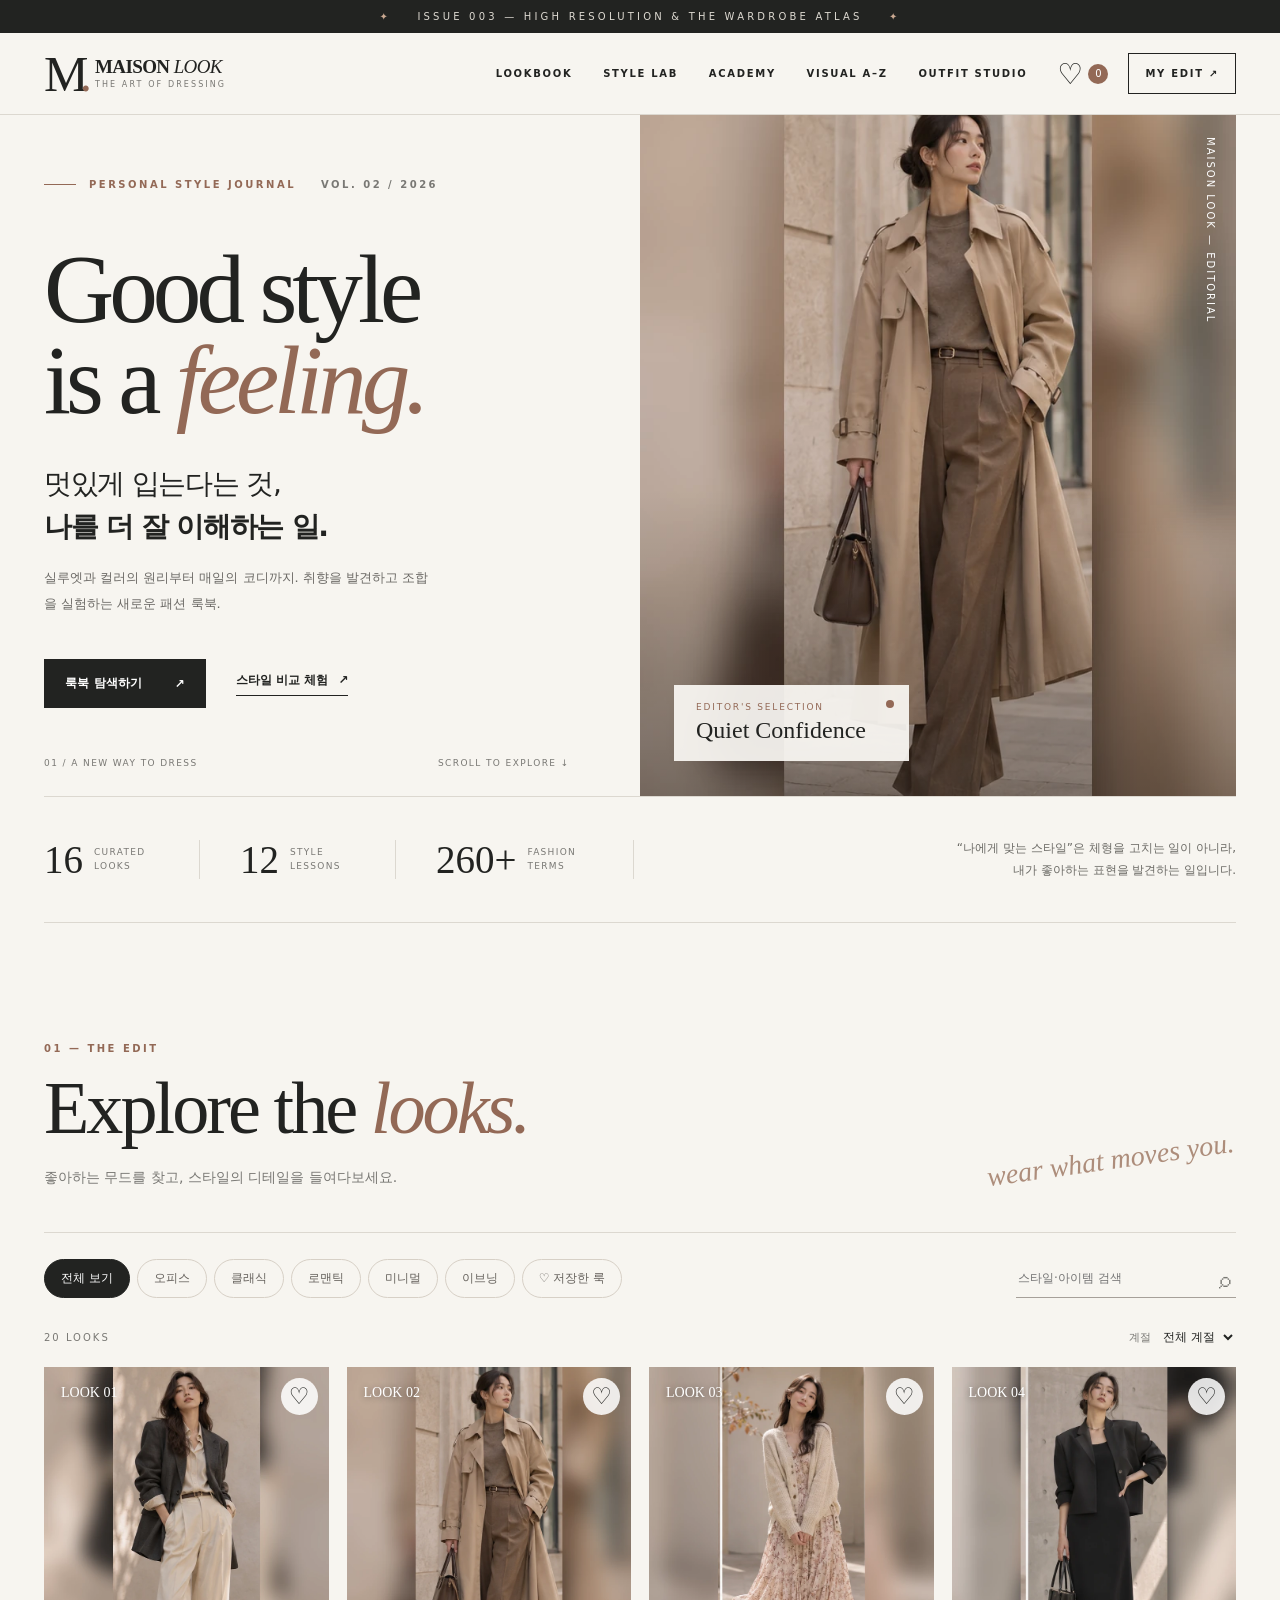
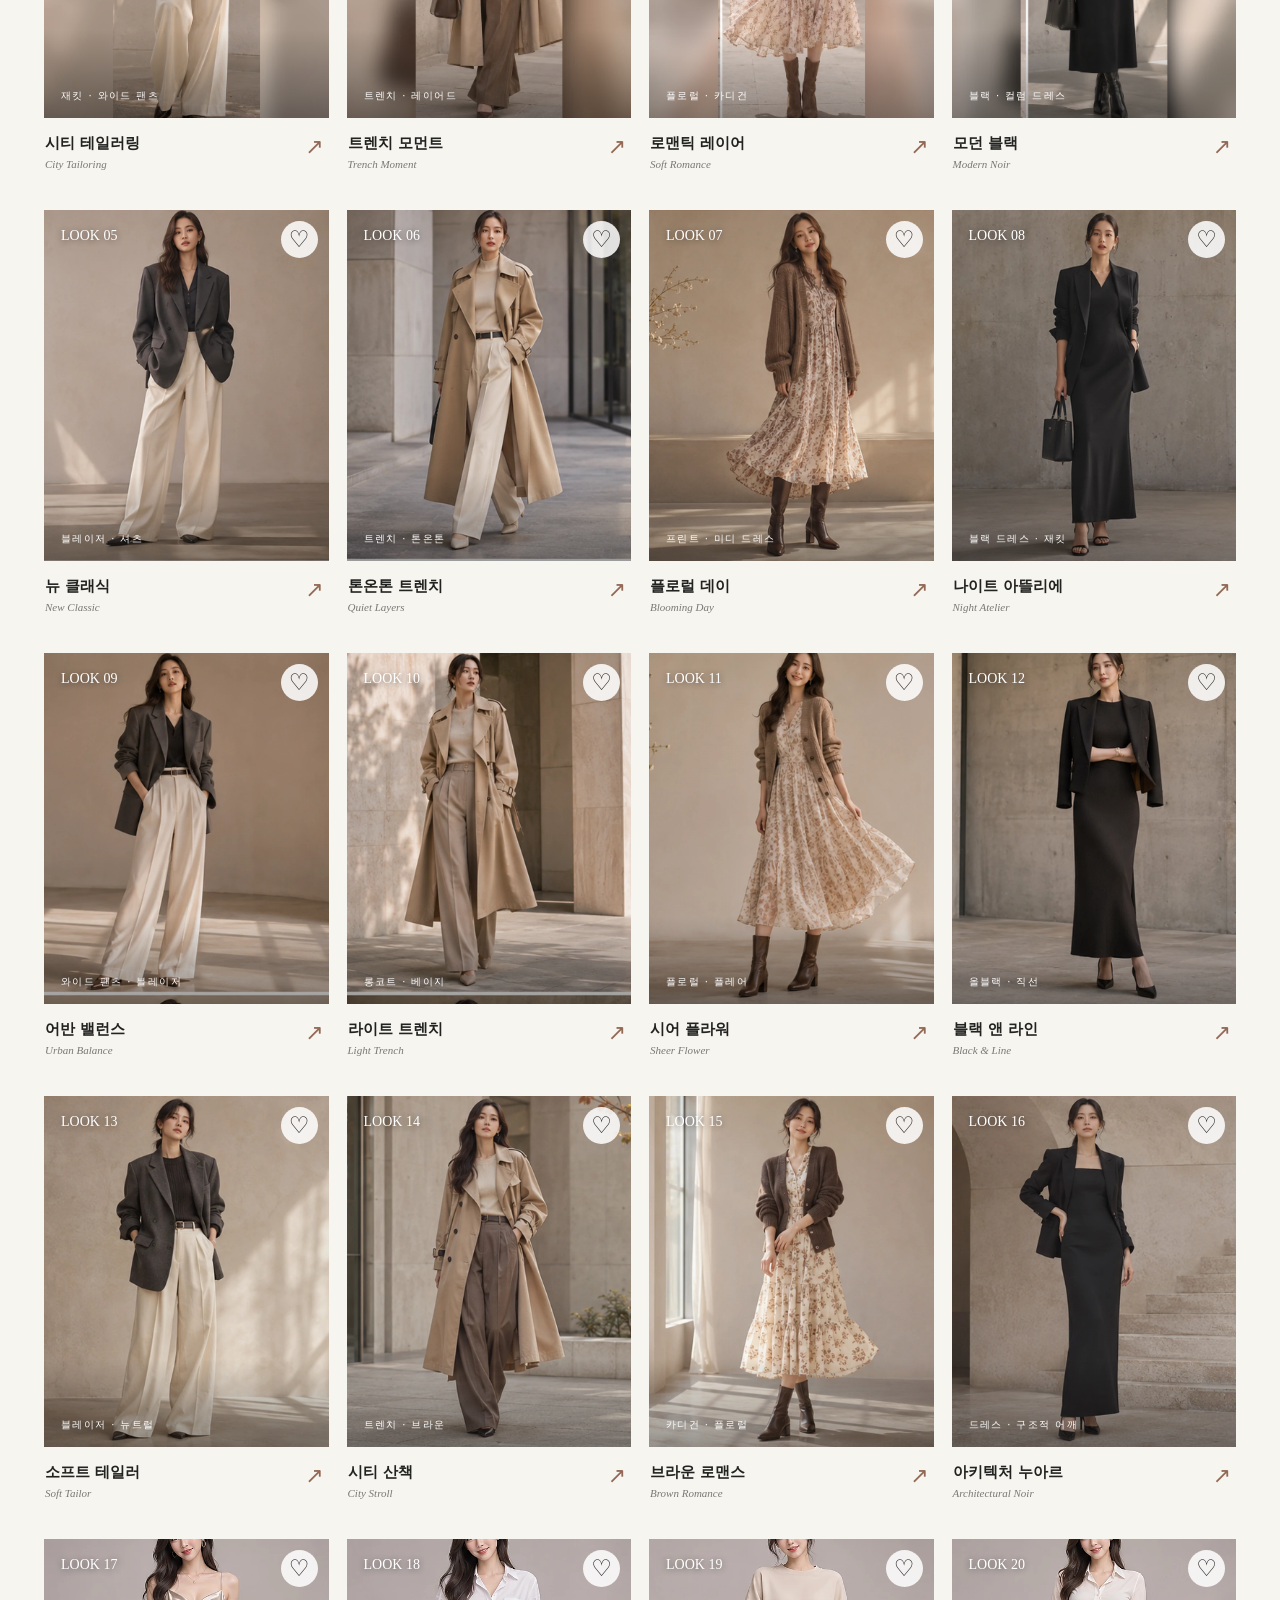
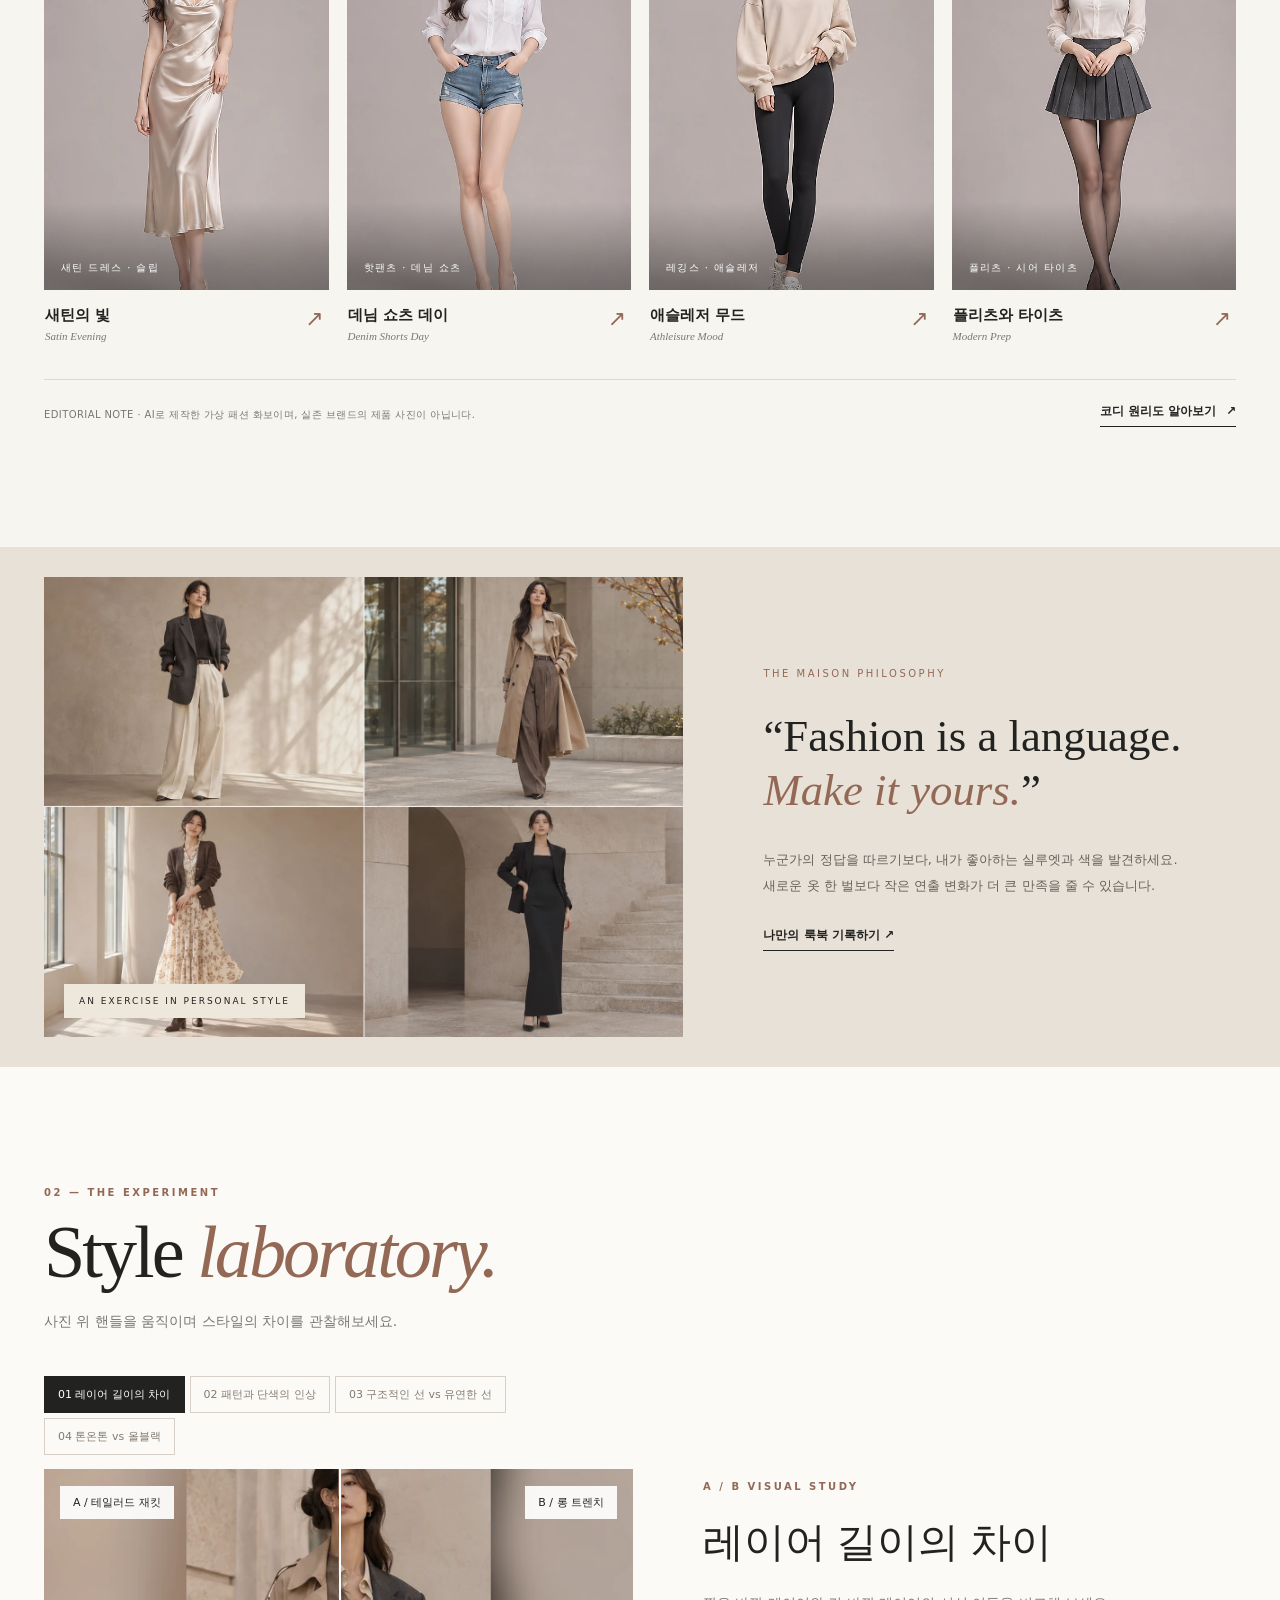
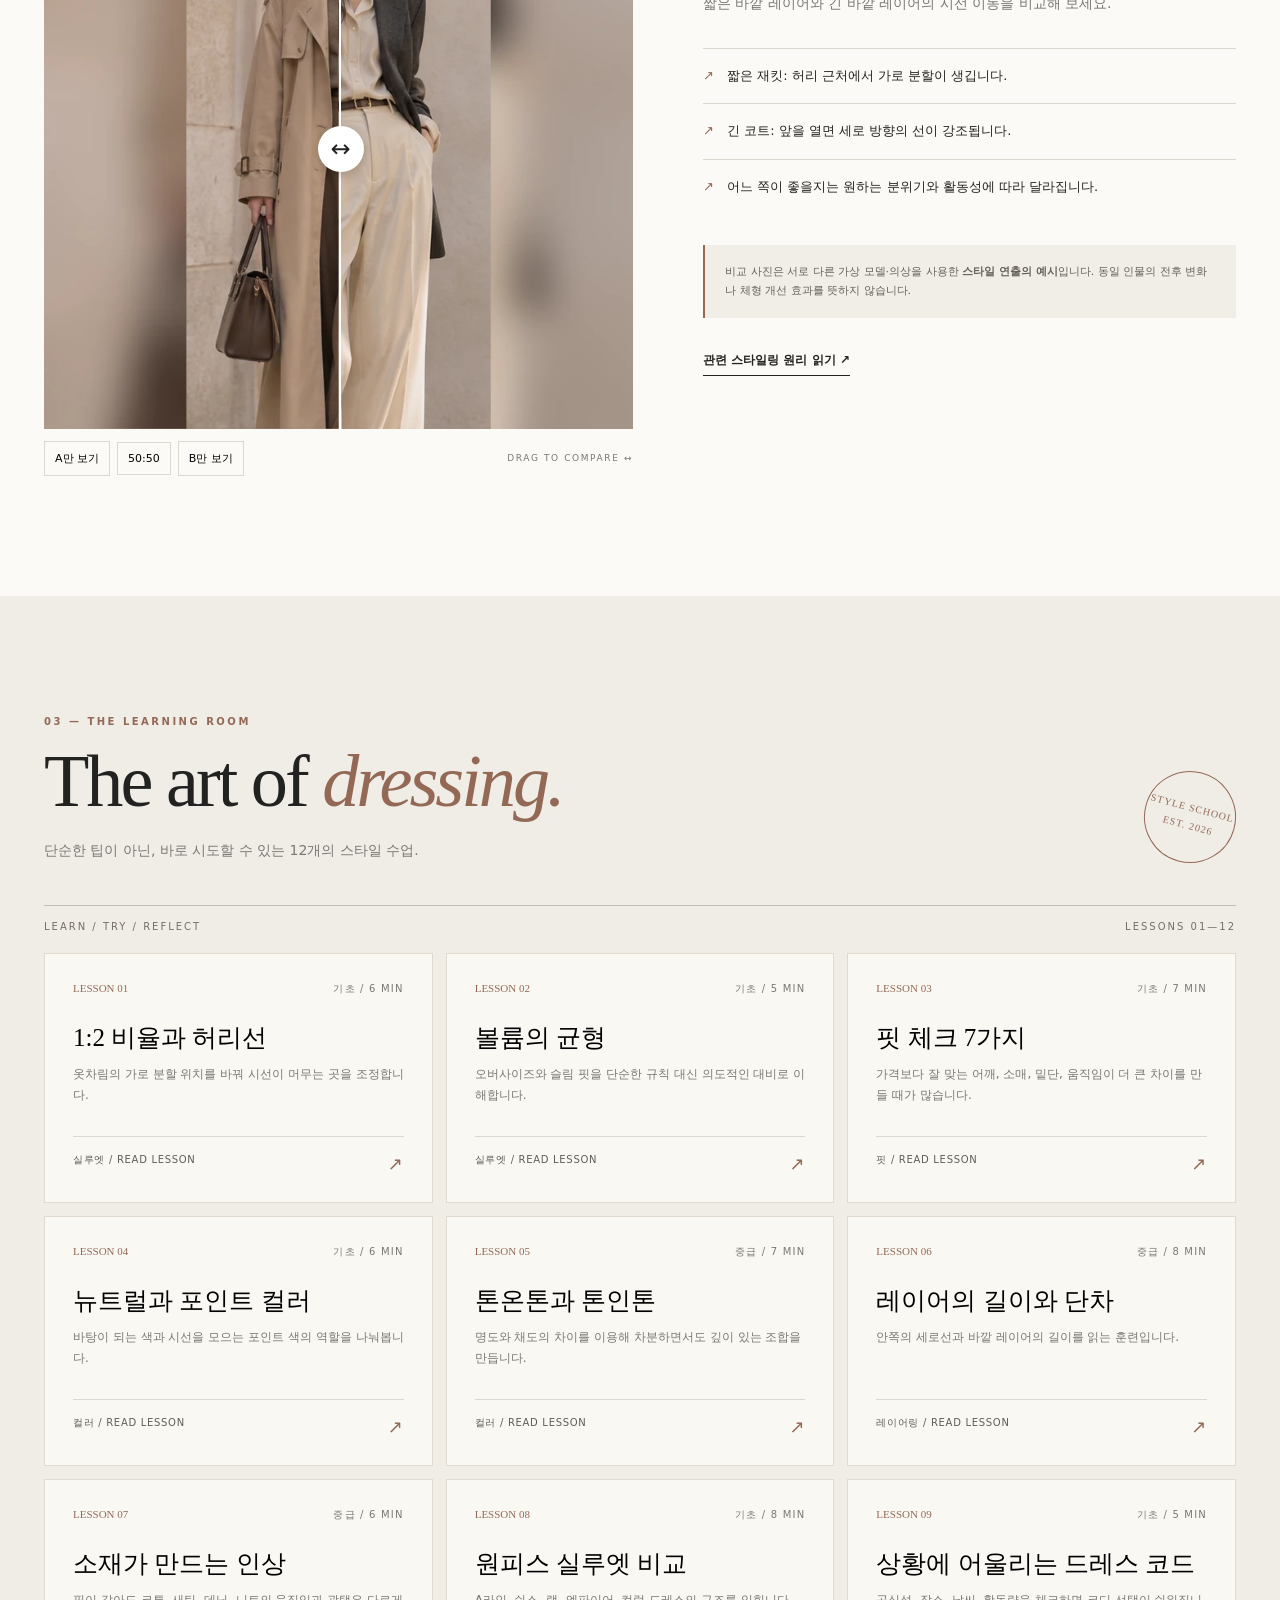
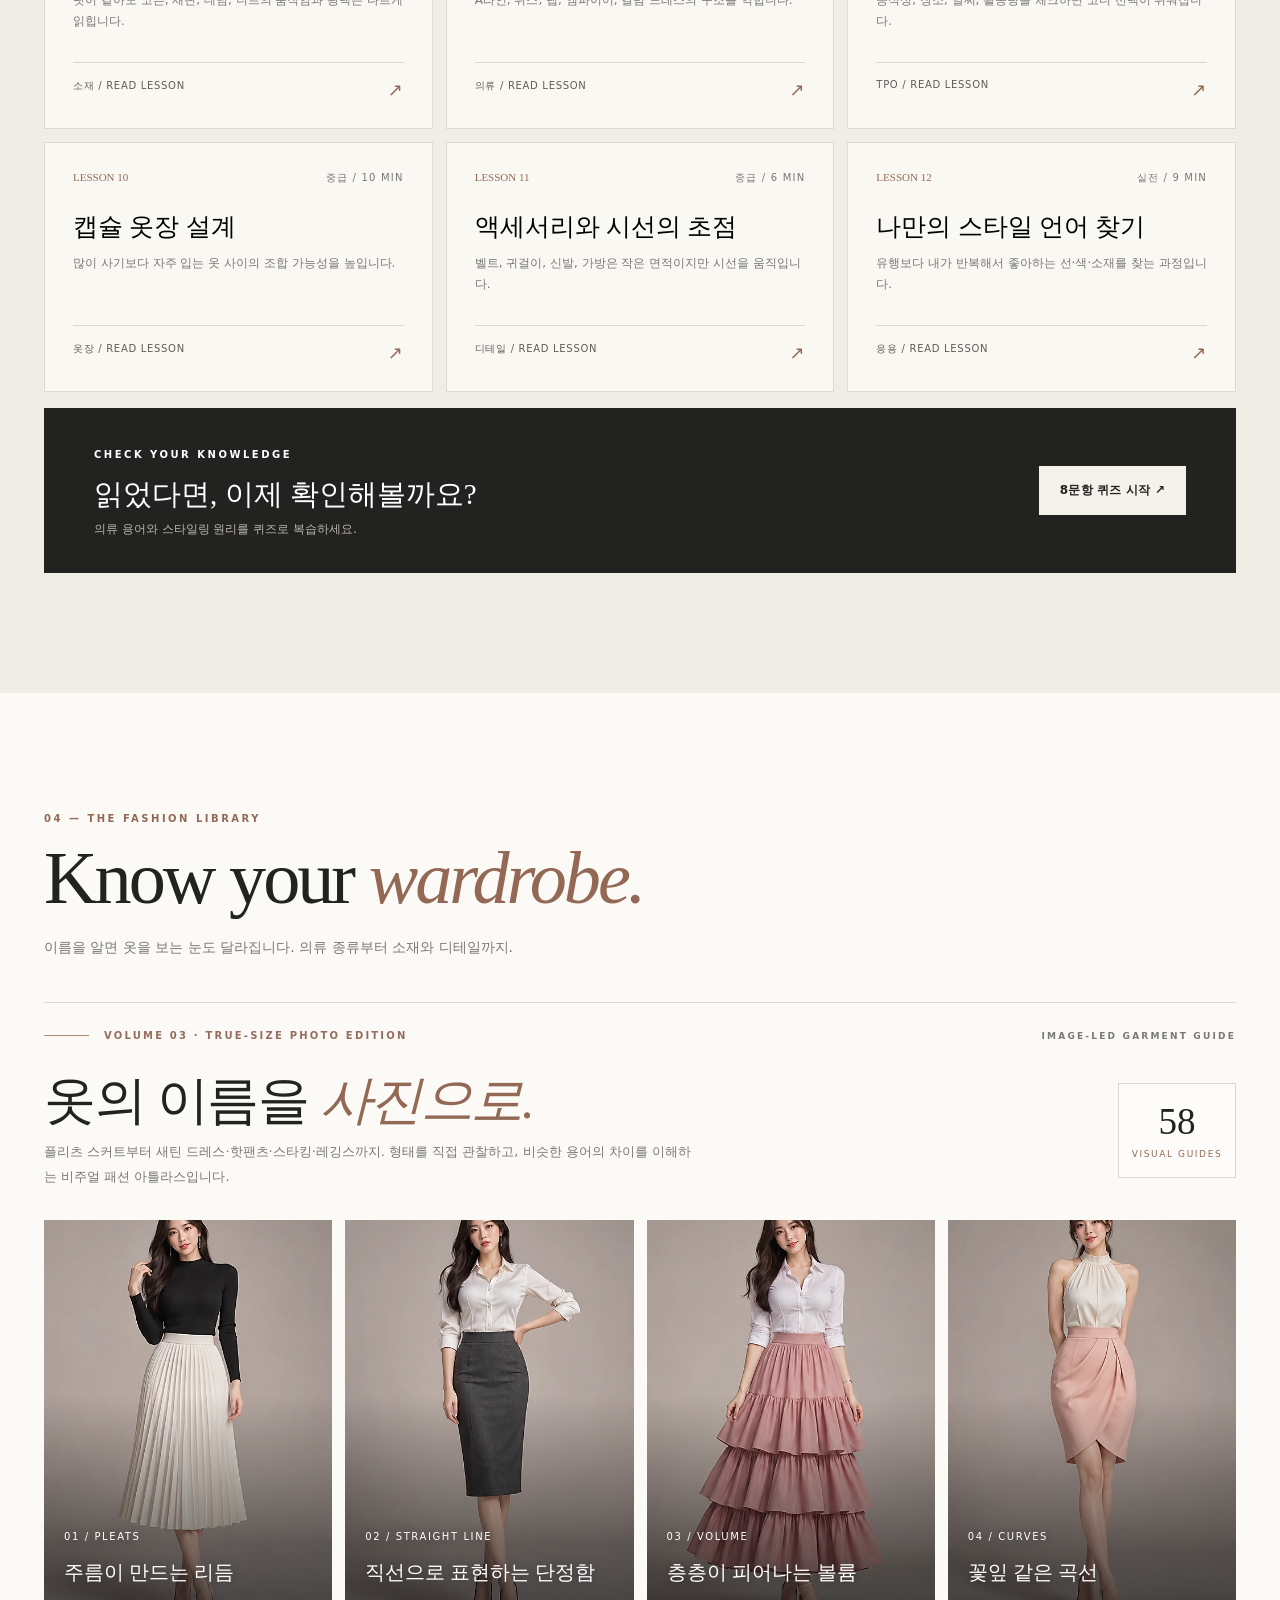
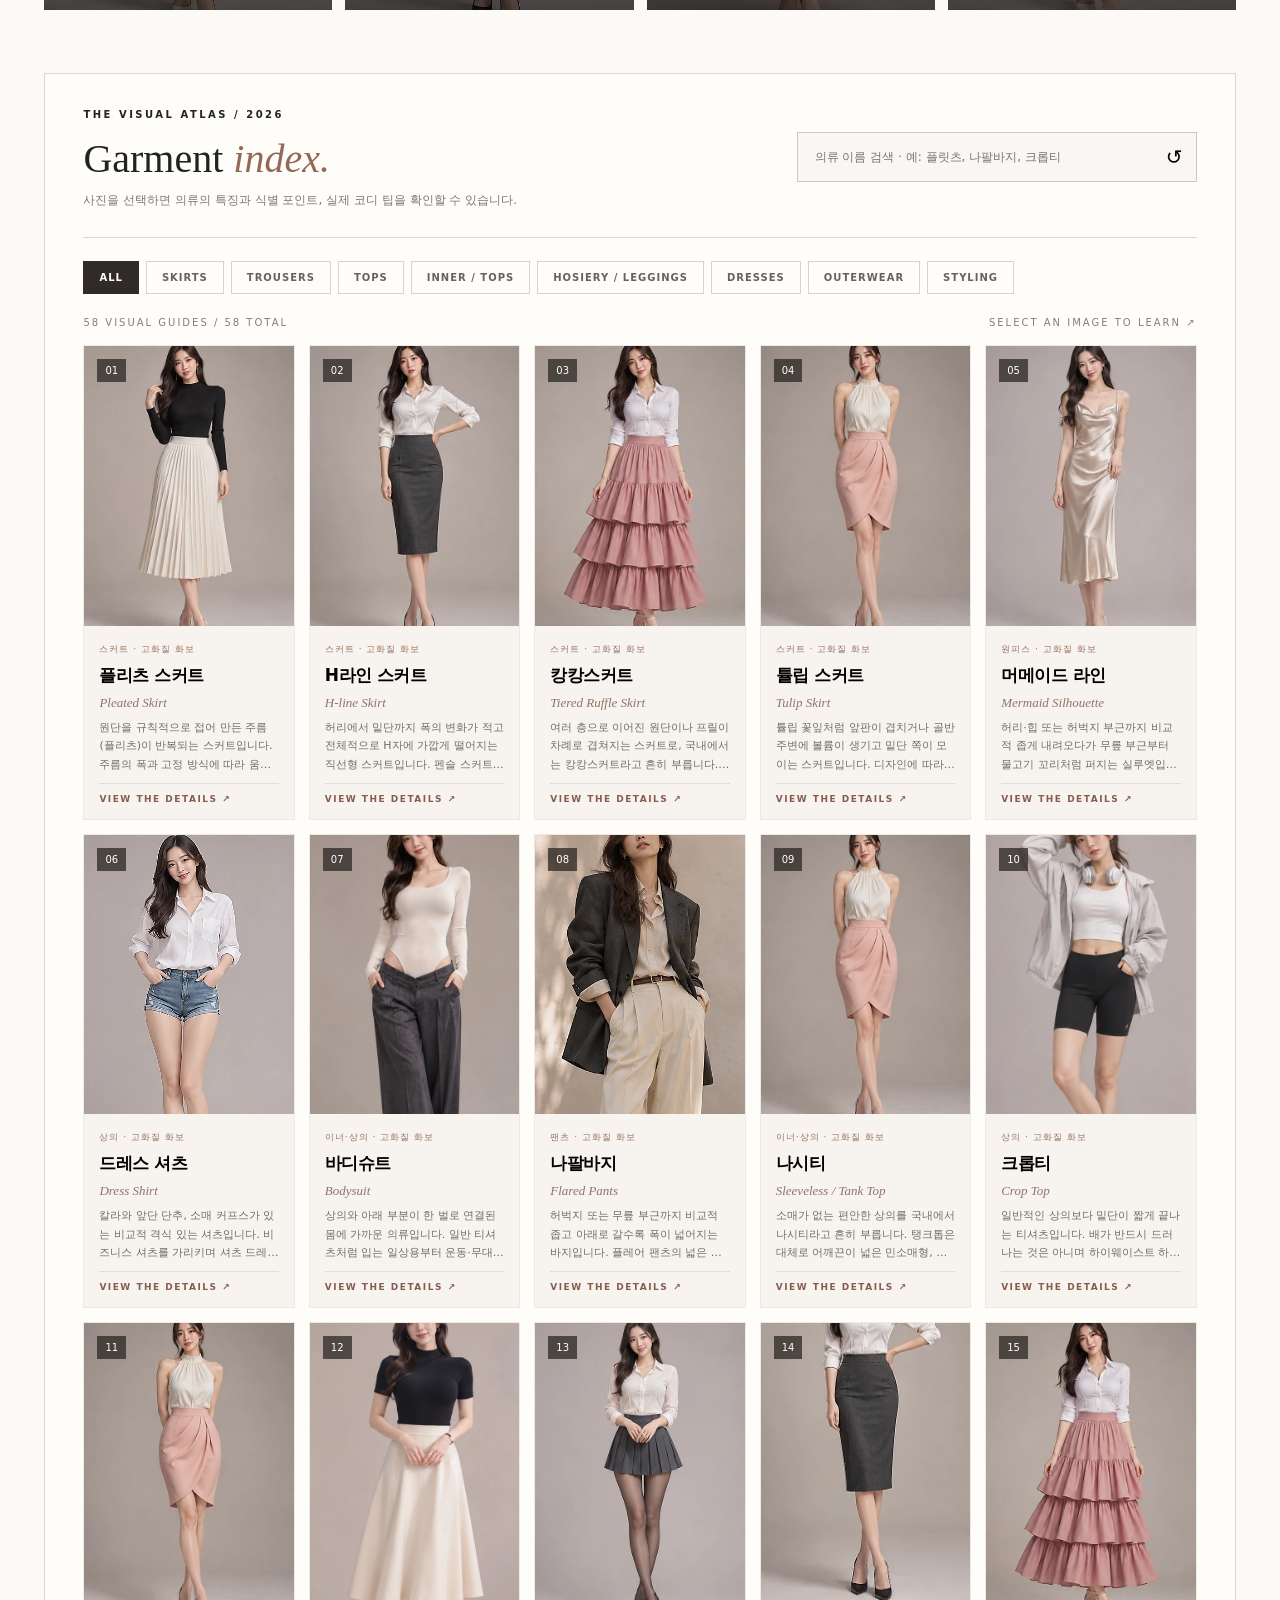
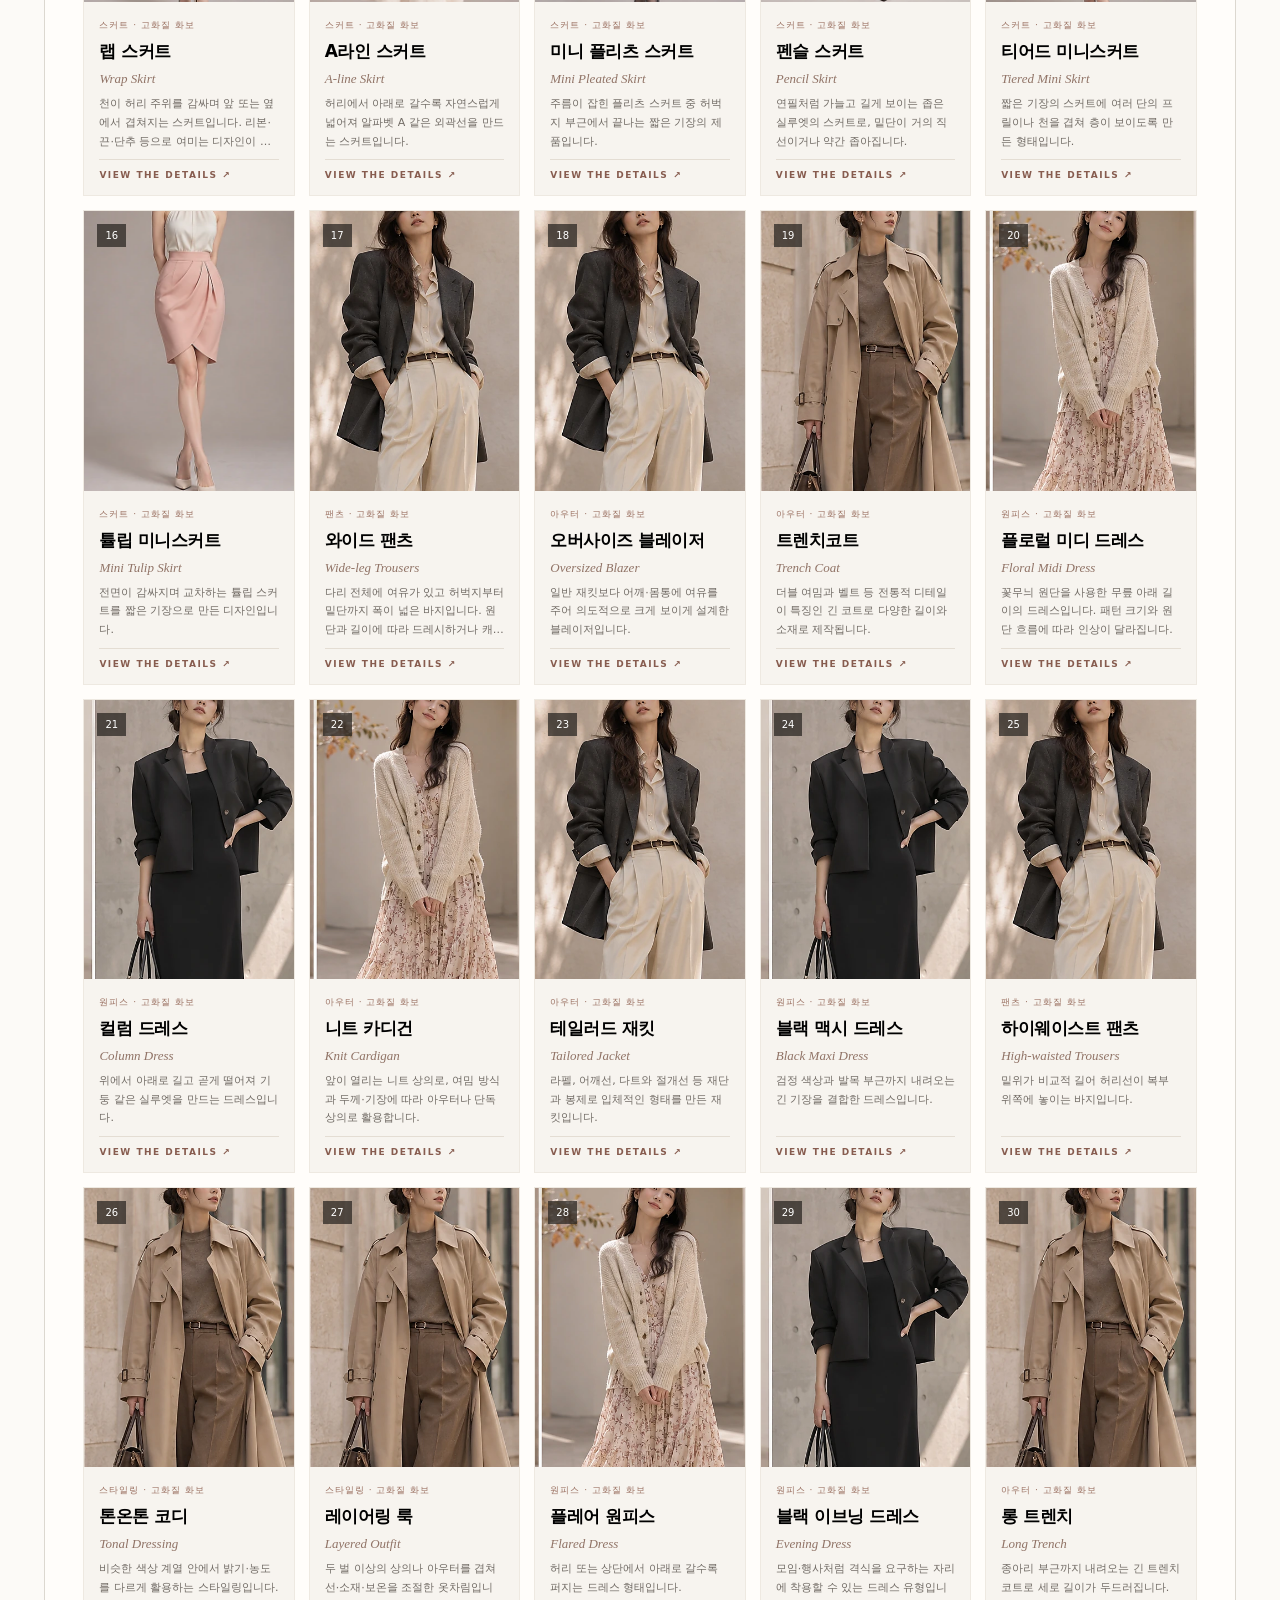
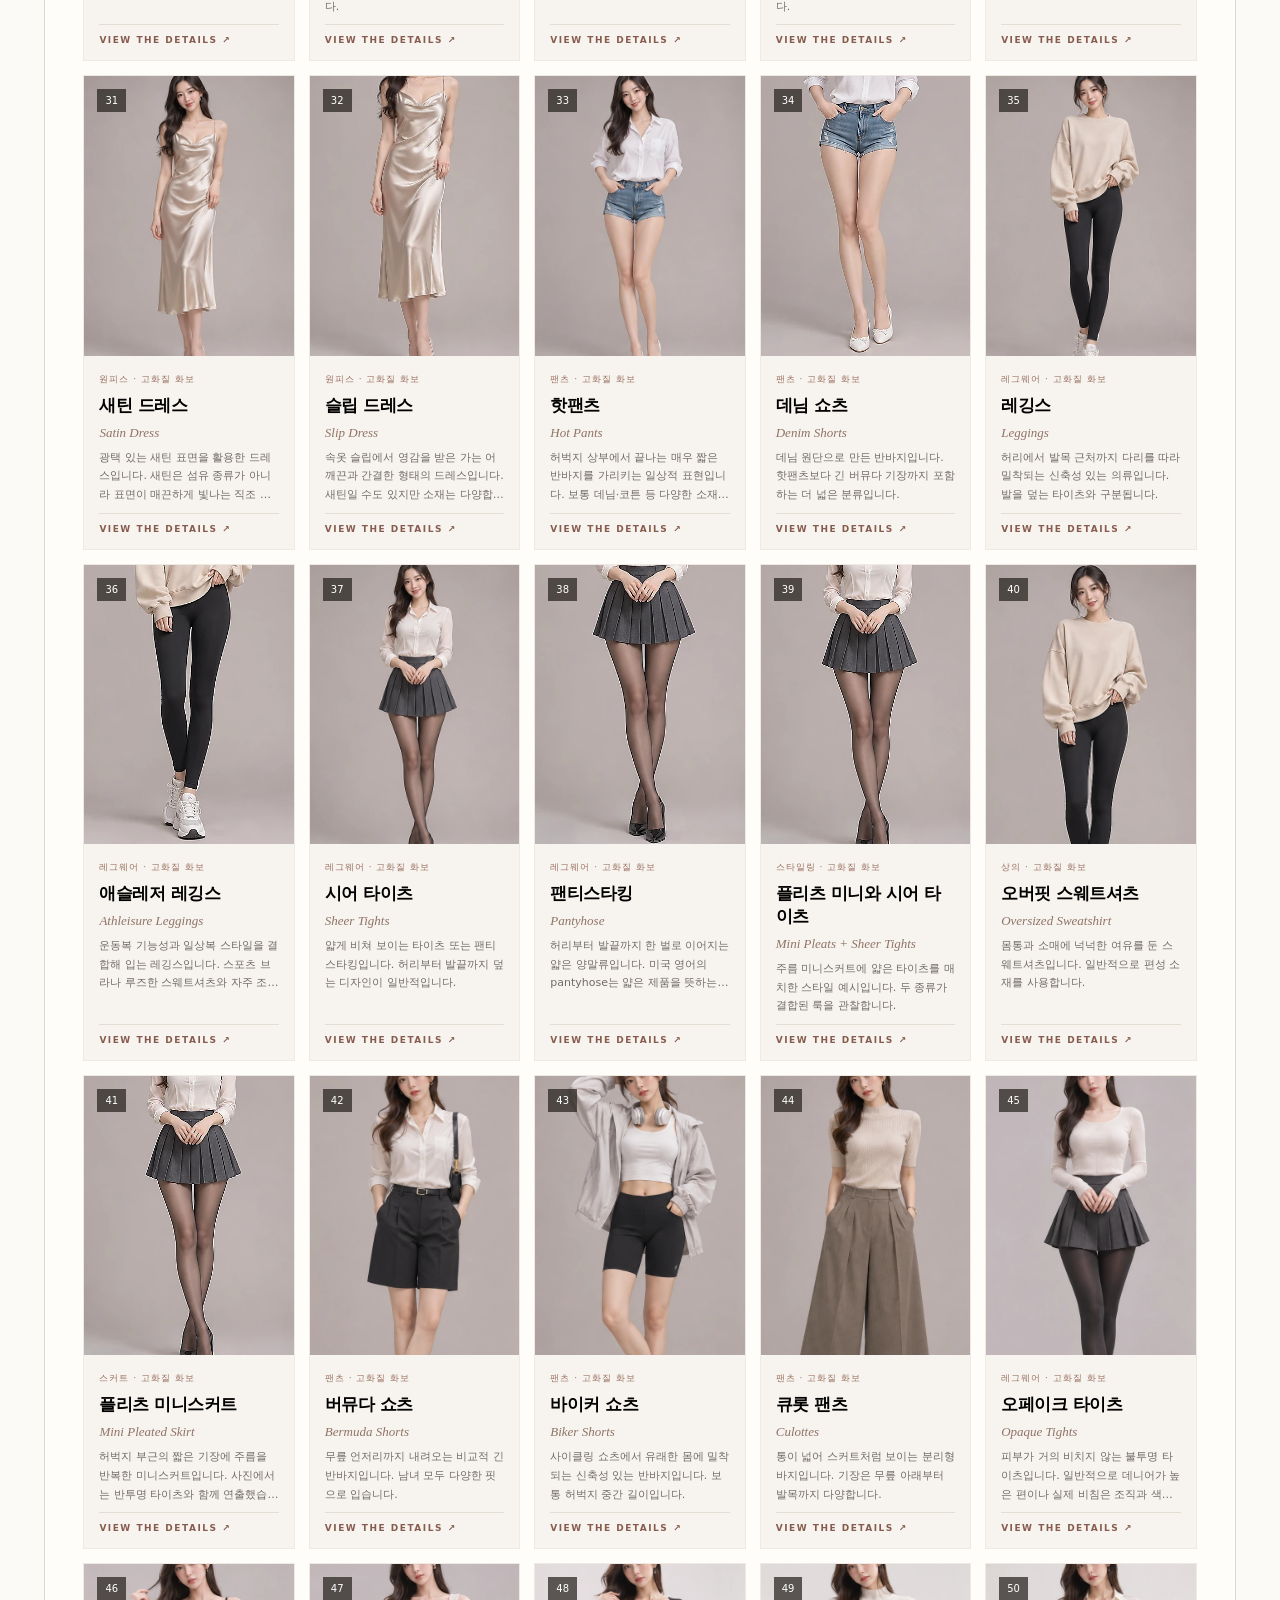
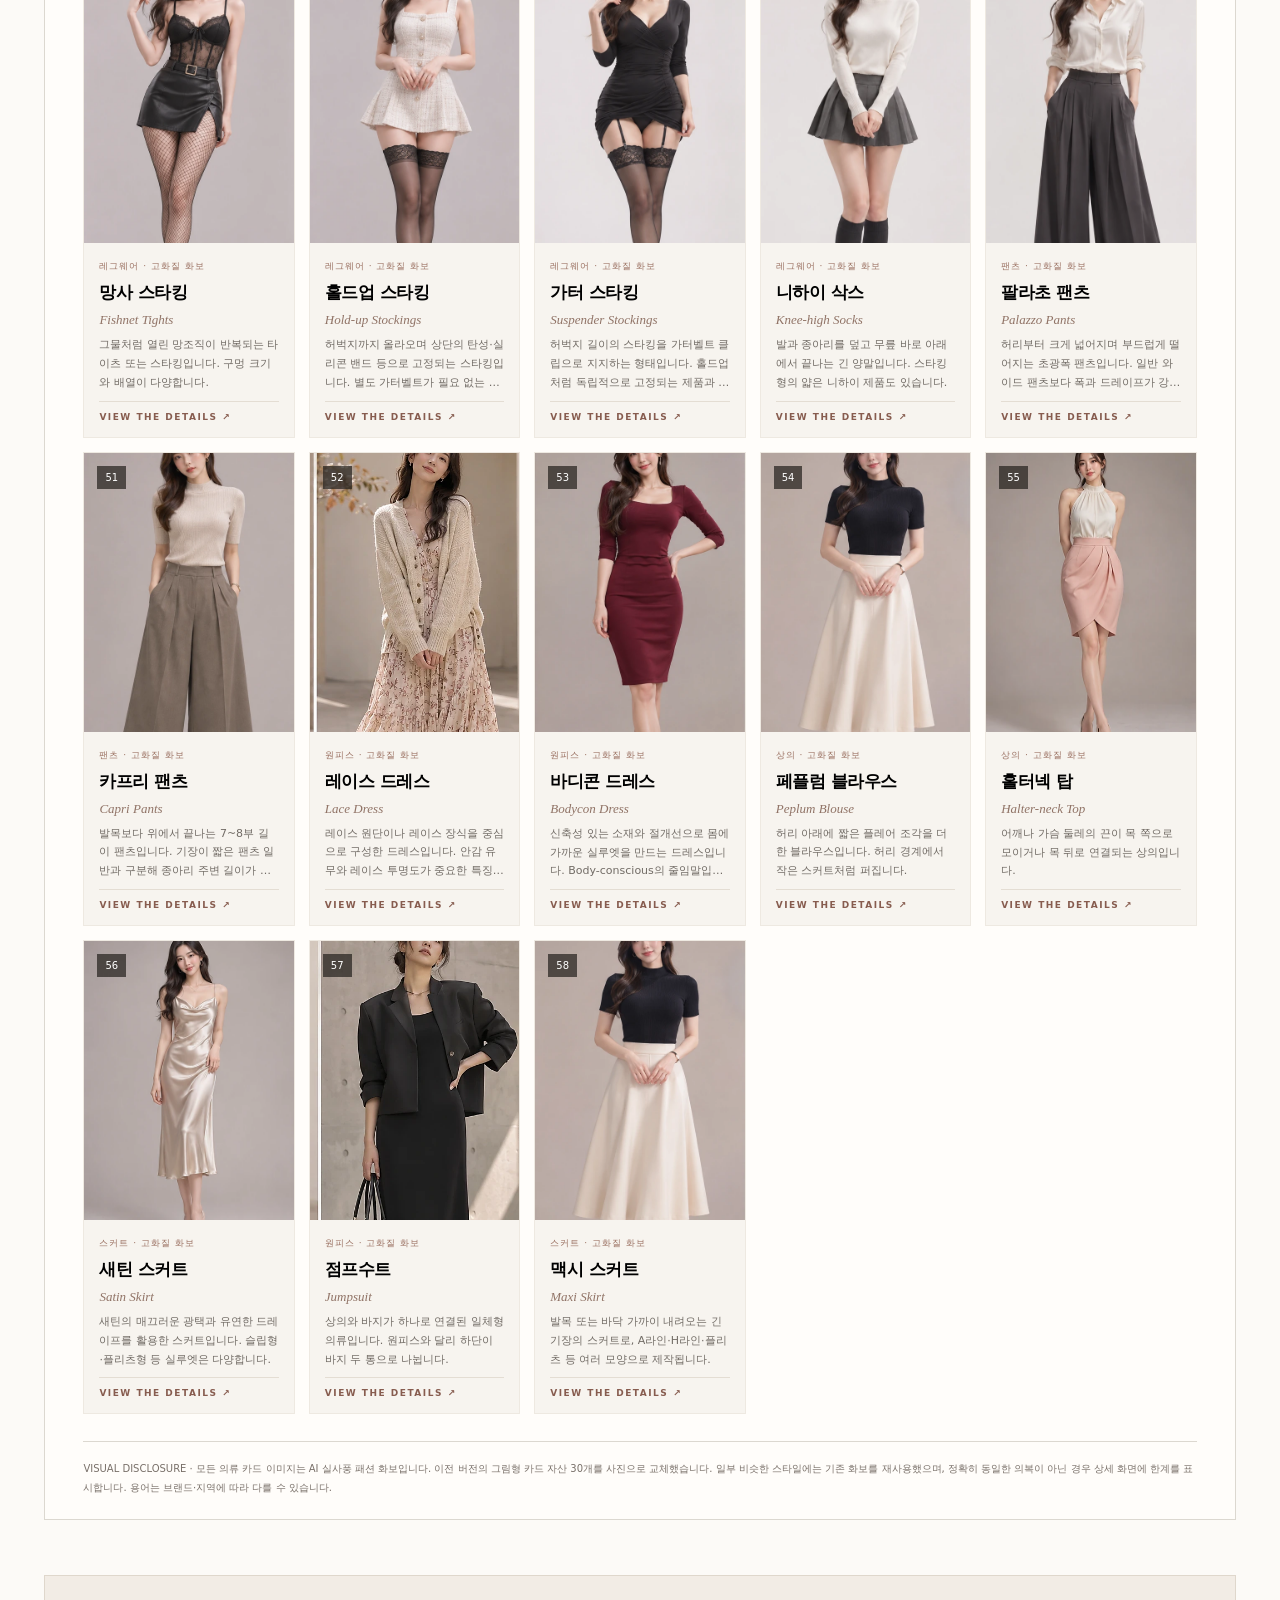
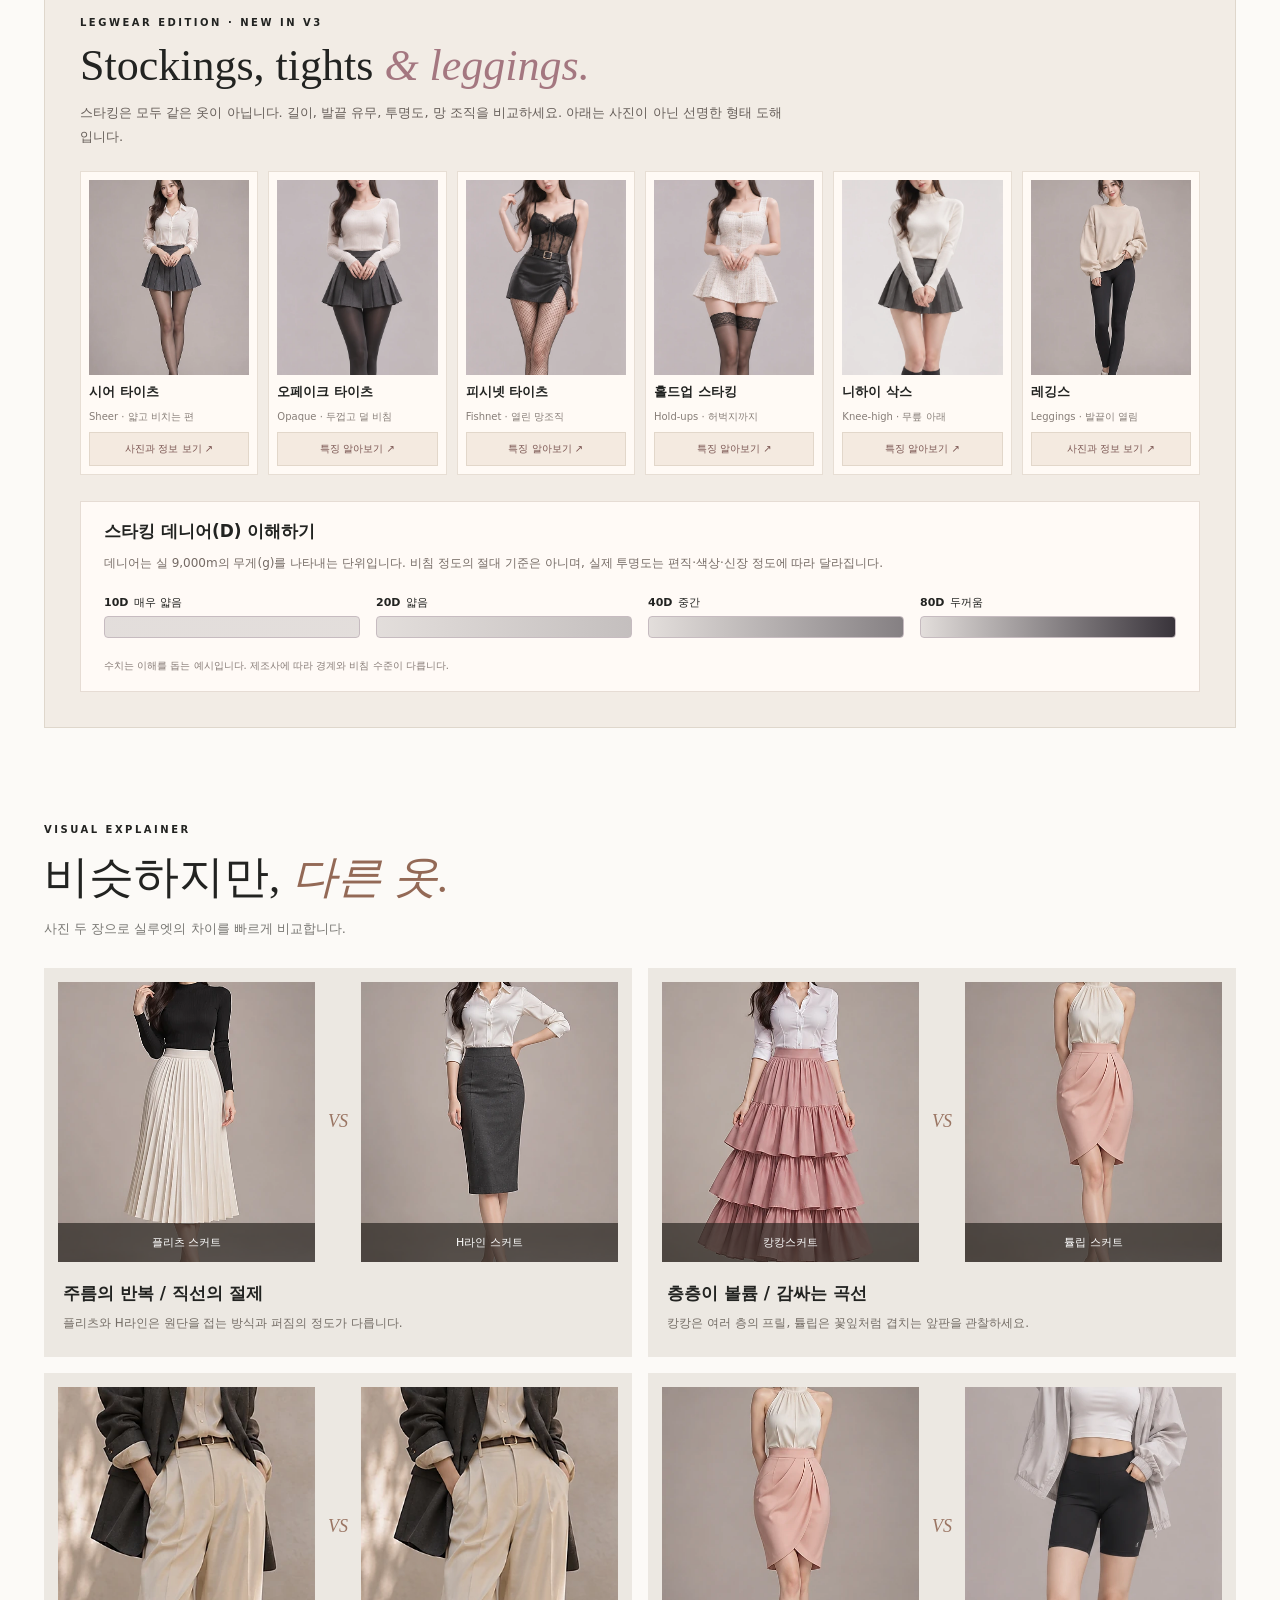
<file: index.html>
<!doctype html>
<html lang="ko">
<head>
<meta charset="utf-8">
<meta name="viewport" content="width=device-width, initial-scale=1, viewport-fit=cover">
<meta name="theme-color" content="#f7f5f0">
<meta name="description" content="여성 패션 룩북과 고화질 WebP 의류 백과. 플리츠·H라인·캉캉스커트부터 새틴 드레스, 핫팬츠, 타이츠, 레깅스까지 사진과 명확한 형태 도해로 배우는 스타일 가이드. MAISON LOOK의 비상업적 패션 교육 공간.">
<meta property="og:type" content="website"><meta property="og:title" content="MAISON LOOK v4 — The Art of Dressing"><meta property="og:description" content="입는 법을 넘어, 나만의 스타일을 발견하는 에디토리얼 룩북"><meta property="og:image" content="./assets/images/og-cover.webp">
<title>MAISON LOOK v2 — 패션 룩북 · 사진으로 배우는 의류 용어 백과</title>
<link rel="icon" href="./favicon.svg" type="image/svg+xml"><link rel="manifest" href="./manifest.webmanifest"><link rel="stylesheet" href="./assets/css/styles.css">
<link rel="preload" href="./assets/images/look-02.webp" as="image" type="image/webp">
<script src="./assets/js/content.js" defer></script><script src="./assets/js/atlas-data.js" defer></script><script src="./assets/js/app.js" defer></script><script src="./assets/js/atlas-ui.js" defer></script>
</head>
<body>
<a class="skip-link" href="#main">본문으로 바로가기</a>
<div class="announcement"><span class="announcement-star">✦</span> ISSUE 003 — HIGH RESOLUTION & THE WARDROBE ATLAS <span class="announcement-star">✦</span></div>
<header class="site-header" id="top">
  <div class="container header-inner">
    <a href="#top" class="brand" aria-label="메종 룩 홈으로"><span class="brand-symbol">M<span class="brand-symbol-dot">.</span></span><span class="brand-text"><strong>MAISON <i>LOOK</i></strong><small>THE ART OF DRESSING</small></span></a>
    <nav class="desktop-nav" aria-label="주 메뉴"><a href="#discover">LOOKBOOK</a><a href="#stylelab">STYLE LAB</a><a href="#academy">ACADEMY</a><a href="#encyclopedia">VISUAL A–Z</a><a href="#studio">OUTFIT STUDIO</a></nav>
    <div class="header-actions"><a class="saved-quick" href="#discover" id="savedQuick" title="즐겨찾기한 룩만 보기"><span aria-hidden="true">♡</span><span class="saved-count" id="savedCount">0</span></a><a class="my-style-link" href="#mystyle">MY EDIT <span aria-hidden="true">↗</span></a><button class="menu-button" id="menuButton" aria-label="메뉴 열기" aria-controls="mobileNav" aria-expanded="false"><span></span><span></span><span></span></button></div>
  </div>
  <nav class="mobile-nav" id="mobileNav" aria-label="모바일 메뉴" hidden><a href="#discover">룩북</a><a href="#stylelab">스타일 비교</a><a href="#academy">스타일 아카데미</a><a href="#encyclopedia">의류 백과</a><a href="#studio">코디 스튜디오</a><a href="#mystyle">나만의 룩북</a></nav>
</header>
<main id="main">
<section class="hero container" aria-labelledby="heroTitle">
  <div class="hero-copy"><div class="eyebrow"><span class="eyebrow-line"></span> PERSONAL STYLE JOURNAL <span class="issue">VOL. 02 / 2026</span></div><h1 id="heroTitle">Good style<br>is a <em>feeling.</em></h1><p class="hero-kor">멋있게 입는다는 것,<br><strong>나를 더 잘 이해하는 일.</strong></p><p class="hero-desc">실루엣과 컬러의 원리부터 매일의 코디까지. 취향을 발견하고 조합을 실험하는 새로운 패션 룩북.</p><div class="hero-cta"><a class="btn btn-dark" href="#discover">룩북 탐색하기 <span>↗</span></a><a class="text-link" href="#stylelab">스타일 비교 체험 <span>↗</span></a></div><div class="hero-bottom"><span>01 / A NEW WAY TO DRESS</span><span>SCROLL TO EXPLORE ↓</span></div></div>
  <div class="hero-photo"><img src="./assets/images/look-02.webp" alt="베이지 트렌치코트와 브라운 팬츠를 코디한 여성 패션 모델의 전신 화보" fetchpriority="high"><div class="photo-label"><span class="label-bullet"></span><span>EDITOR'S SELECTION</span><strong>Quiet Confidence</strong></div><span class="hero-vertical">MAISON LOOK — EDITORIAL</span></div>
</section>
<div class="container feature-strip" aria-label="사이트 핵심 기능"><div class="feature-small"><strong>16</strong><span>CURATED LOOKS</span></div><div class="feature-small"><strong>12</strong><span>STYLE LESSONS</span></div><div class="feature-small"><strong id="heroTermCount">170+</strong><span>FASHION TERMS</span></div><div class="feature-note">“나에게 맞는 스타일”은 체형을 고치는 일이 아니라,<br>내가 좋아하는 표현을 발견하는 일입니다.</div></div>
<section class="section section-discover" id="discover" aria-labelledby="discoverTitle"><div class="container">
  <div class="section-heading"><div><span class="section-index">01 — THE EDIT</span><h2 id="discoverTitle">Explore the <em>looks.</em></h2><p class="section-desc">좋아하는 무드를 찾고, 스타일의 디테일을 들여다보세요.</p></div><span class="handwritten">wear what moves you.</span></div>
  <div class="look-toolbar"><div class="filter-row" id="lookFilters" aria-label="룩북 분류"><button class="filter-chip active" data-filter="all" aria-pressed="true">전체 보기</button><button class="filter-chip" data-filter="office" aria-pressed="false">오피스</button><button class="filter-chip" data-filter="classic" aria-pressed="false">클래식</button><button class="filter-chip" data-filter="romantic" aria-pressed="false">로맨틱</button><button class="filter-chip" data-filter="minimal" aria-pressed="false">미니멀</button><button class="filter-chip" data-filter="evening" aria-pressed="false">이브닝</button><button class="filter-chip" data-filter="favorites" aria-pressed="false">♡ 저장한 룩</button></div><label class="look-search"><span class="sr-only">룩 검색</span><input id="lookSearch" type="search" placeholder="스타일·아이템 검색" autocomplete="off"><span aria-hidden="true">⌕</span></label></div>
  <div class="results-meta"><span id="lookResultCount" aria-live="polite">16 LOOKS</span><label>계절 <select id="seasonFilter"><option value="all">전체 계절</option><option value="spring">봄</option><option value="fall">가을</option><option value="winter">겨울</option></select></label></div>
  <div id="lookGrid" class="look-grid"></div><div id="lookEmpty" class="empty-state" hidden>조건에 맞는 룩이 없습니다. 검색어 또는 필터를 바꿔보세요.</div>
  <div class="after-grid"><span>EDITORIAL NOTE · AI로 제작한 가상 패션 화보이며, 실존 브랜드의 제품 사진이 아닙니다.</span><a href="#academy" class="text-link">코디 원리도 알아보기 <span>↗</span></a></div>
</div></section>
<section class="editorial-banner" aria-label="스타일 철학"><div class="container editorial-inner"><div class="editorial-art"><img loading="lazy" src="./assets/images/editorial-spread.webp" alt="재킷, 트렌치, 플로럴 원피스와 블랙 드레스로 구성된 네 컷의 패션 에디토리얼"><span>AN EXERCISE IN PERSONAL STYLE</span></div><div class="editorial-quote"><span>THE MAISON PHILOSOPHY</span><blockquote>“Fashion is a language.<br><em>Make it yours.</em>”</blockquote><p>누군가의 정답을 따르기보다, 내가 좋아하는 실루엣과 색을 발견하세요. 새로운 옷 한 벌보다 작은 연출 변화가 더 큰 만족을 줄 수 있습니다.</p><a class="text-link" href="#mystyle">나만의 룩북 기록하기 ↗</a></div></div></section>
<section class="section section-lab" id="stylelab" aria-labelledby="labTitle"><div class="container"><div class="section-heading"><div><span class="section-index">02 — THE EXPERIMENT</span><h2 id="labTitle">Style <em>laboratory.</em></h2><p class="section-desc">사진 위 핸들을 움직이며 스타일의 차이를 관찰해보세요.</p></div></div>
  <div class="lab-layout"><div class="compare-panel"><div class="compare-tabs" id="compareTabs" role="tablist" aria-label="비교 주제 선택"></div><div class="compare-canvas" id="compareCanvas"><img class="compare-base" id="compareBefore" src="./assets/images/look-01.webp" alt="왼쪽 패션 화보"><div class="compare-overlay" id="compareOverlay"><img id="compareAfter" src="./assets/images/look-02.webp" alt="오른쪽 패션 화보"></div><span class="compare-label compare-left" id="compareLabelA">LOOK A</span><span class="compare-label compare-right" id="compareLabelB">LOOK B</span><span class="compare-line" id="compareLine"><span>↔</span></span><input type="range" id="compareSlider" min="0" max="100" value="50" aria-label="스타일 비교 슬라이더, 좌우 화보 노출 비율" aria-valuetext="반반"></div><div class="compare-controls"><button type="button" data-compare-value="0">A만 보기</button><button type="button" data-compare-value="50">50:50</button><button type="button" data-compare-value="100">B만 보기</button><span>DRAG TO COMPARE ↔</span></div></div>
  <div class="lab-explain"><span class="small-overline">A / B VISUAL STUDY</span><h3 id="compareTitle">레이어 길이의 차이</h3><p id="compareSubtitle"></p><ul id="comparePoints"></ul><div class="lab-disclaimer">비교 사진은 서로 다른 가상 모델·의상을 사용한 <strong>스타일 연출의 예시</strong>입니다. 동일 인물의 전후 변화나 체형 개선 효과를 뜻하지 않습니다.</div><a href="#academy" class="text-link">관련 스타일링 원리 읽기 ↗</a></div></div>
</div></section>
<section class="section section-academy" id="academy" aria-labelledby="academyTitle"><div class="container"><div class="section-heading"><div><span class="section-index">03 — THE LEARNING ROOM</span><h2 id="academyTitle">The art of <em>dressing.</em></h2><p class="section-desc">단순한 팁이 아닌, 바로 시도할 수 있는 12개의 스타일 수업.</p></div><span class="section-stamp">STYLE SCHOOL<br>EST. 2026</span></div><div class="academy-top"><span>LEARN / TRY / REFLECT</span><span>LESSONS 01—12</span></div><div id="lessonGrid" class="lesson-grid"></div><div class="lesson-cta"><div><span class="small-overline">CHECK YOUR KNOWLEDGE</span><h3>읽었다면, 이제 확인해볼까요?</h3><p>의류 용어와 스타일링 원리를 퀴즈로 복습하세요.</p></div><button class="btn btn-dark" id="startQuiz" type="button">8문항 퀴즈 시작 ↗</button></div></div></section>
<section class="section section-encyclopedia" id="encyclopedia" aria-labelledby="encyclopediaTitle"><div class="container"><div class="section-heading"><div><span class="section-index">04 — THE FASHION LIBRARY</span><h2 id="encyclopediaTitle">Know your <em>wardrobe.</em></h2><p class="section-desc">이름을 알면 옷을 보는 눈도 달라집니다. 의류 종류부터 소재와 디테일까지.</p></div></div>
<div class="atlas-kicker"><span class="atlas-kicker-line"></span><span>VOLUME 03 · TRUE-SIZE PHOTO EDITION</span><span class="atlas-kicker-label">IMAGE-LED GARMENT GUIDE</span></div>
<div class="atlas-intro"><div><h3>옷의 이름을 <em>사진으로.</em></h3><p>플리츠 스커트부터 새틴 드레스·핫팬츠·스타킹·레깅스까지. 형태를 직접 관찰하고, 비슷한 용어의 차이를 이해하는 비주얼 패션 아틀라스입니다.</p></div><div class="atlas-number"><span id="atlasTotal">58</span><small>VISUAL GUIDES</small></div></div>
<div class="atlas-featured-strip" aria-label="주요 의류 탐색">
<button class="atlas-spotlight" data-atlas-key="term-001"><img src="./assets/images/atlas/pleated-skirt.webp" alt="플리츠 스커트의 규칙적인 주름"><span>01 / PLEATS</span><strong>주름이 만드는 리듬</strong></button>
<button class="atlas-spotlight" data-atlas-key="term-002"><img src="./assets/images/atlas/pencil-skirt.webp" alt="H라인 펜슬 스커트의 직선 실루엣"><span>02 / STRAIGHT LINE</span><strong>직선으로 표현하는 단정함</strong></button>
<button class="atlas-spotlight" data-atlas-key="term-003"><img src="./assets/images/atlas/tiered-skirt.webp" alt="캉캉스커트의 층층이 연결된 원단"><span>03 / VOLUME</span><strong>층층이 피어나는 볼륨</strong></button>
<button class="atlas-spotlight" data-atlas-key="term-004"><img src="./assets/images/atlas/tulip-skirt.webp" alt="튤립 스커트의 꽃잎처럼 겹친 곡선"><span>04 / CURVES</span><strong>꽃잎 같은 곡선</strong></button>
</div>
<div class="atlas-workspace">
 <div class="atlas-tools"><div class="atlas-tools-title"><span class="small-overline">THE VISUAL ATLAS / 2026</span><h3>Garment <em>index.</em></h3><p>사진을 선택하면 의류의 특징과 식별 포인트, 실제 코디 팁을 확인할 수 있습니다.</p></div><div class="atlas-search-wrap"><label class="sr-only" for="atlasSearch">사진으로 찾는 의류 용어</label><input id="atlasSearch" type="search" placeholder="의류 이름 검색 · 예: 플릿츠, 나팔바지, 크롭티" autocomplete="off"><button id="atlasClear" type="button" aria-label="용어 검색 초기화">↺</button></div></div>
 <div class="atlas-filter-row" id="atlasFilters" role="group" aria-label="사진 의류 분류"><button type="button" data-atlas-group="전체" class="atlas-filter active" aria-pressed="true">ALL</button><button type="button" data-atlas-group="스커트" class="atlas-filter" aria-pressed="false">SKIRTS</button><button type="button" data-atlas-group="팬츠" class="atlas-filter" aria-pressed="false">TROUSERS</button><button type="button" data-atlas-group="상의" class="atlas-filter" aria-pressed="false">TOPS</button><button type="button" data-atlas-group="이너·상의" class="atlas-filter" aria-pressed="false">INNER / TOPS</button><button type="button" data-atlas-group="레그웨어" class="atlas-filter" aria-pressed="false">HOSIERY / LEGGINGS</button><button type="button" data-atlas-group="원피스" class="atlas-filter" aria-pressed="false">DRESSES</button><button type="button" data-atlas-group="아우터" class="atlas-filter" aria-pressed="false">OUTERWEAR</button><button type="button" data-atlas-group="스타일링" class="atlas-filter" aria-pressed="false">STYLING</button></div>
 <div class="atlas-result-summary"><span id="atlasResults" aria-live="polite">PHOTO GUIDES</span><span>SELECT AN IMAGE TO LEARN ↗</span></div>
 <div class="atlas-grid" id="atlasGrid" aria-live="polite"></div><div id="atlasEmpty" class="empty-state" hidden>조건에 맞는 이미지 용어가 없습니다. 검색어를 바꾸거나 아래 전체 의류 백과를 이용해 주세요.</div>
 <p class="atlas-editorial-note">VISUAL DISCLOSURE · 모든 의류 카드 이미지는 AI 실사풍 패션 화보입니다. 이전 버전의 그림형 카드 자산 30개를 사진으로 교체했습니다. 일부 비슷한 스타일에는 기존 화보를 재사용했으며, 정확히 동일한 의복이 아닌 경우 상세 화면에 한계를 표시합니다. 용어는 브랜드·지역에 따라 다를 수 있습니다.</p>
</div>
<div class="hosiery-focus" aria-labelledby="hosieryTitle"><div class="hosiery-focus-head"><span class="small-overline">LEGWEAR EDITION · NEW IN V3</span><h3 id="hosieryTitle">Stockings, tights <em>&amp; leggings.</em></h3><p>스타킹은 모두 같은 옷이 아닙니다. 길이, 발끝 유무, 투명도, 망 조직을 비교하세요. 아래는 사진이 아닌 선명한 형태 도해입니다.</p></div><div class="hosiery-focus-grid">
<article class="hosiery-kind"><img loading="lazy" src="./assets/images/atlas/ui-sheer.webp" alt="시어 타이츠 실사풍 착용 사진"><strong>시어 타이츠</strong><small>Sheer · 얇고 비치는 편</small><button type="button" data-hosiery-id="term-037">사진과 정보 보기 ↗</button></article>
<article class="hosiery-kind"><img loading="lazy" src="./assets/images/atlas/ui-opaque.webp" alt="불투명 타이츠 실사풍 착용 사진"><strong>오페이크 타이츠</strong><small>Opaque · 두껍고 덜 비침</small><button type="button" data-hosiery-id="term-045">특징 알아보기 ↗</button></article>
<article class="hosiery-kind"><img loading="lazy" src="./assets/images/atlas/ui-fishnet.webp" alt="망사 스타킹 실사풍 착용 사진"><strong>피시넷 타이츠</strong><small>Fishnet · 열린 망조직</small><button type="button" data-hosiery-id="term-046">특징 알아보기 ↗</button></article>
<article class="hosiery-kind"><img loading="lazy" src="./assets/images/atlas/ui-thigh.webp" alt="홀드업 스타킹 실사풍 착용 사진"><strong>홀드업 스타킹</strong><small>Hold-ups · 허벅지까지</small><button type="button" data-hosiery-id="term-047">특징 알아보기 ↗</button></article>
<article class="hosiery-kind"><img loading="lazy" src="./assets/images/atlas/ui-knee.webp" alt="니하이 삭스 실사풍 착용 사진"><strong>니하이 삭스</strong><small>Knee-high · 무릎 아래</small><button type="button" data-hosiery-id="term-049">특징 알아보기 ↗</button></article>
<article class="hosiery-kind"><img loading="lazy" src="./assets/images/atlas/black-leggings.webp" alt="실사풍 레깅스 착용 예시"><strong>레깅스</strong><small>Leggings · 발끝이 열림</small><button type="button" data-hosiery-id="term-035">사진과 정보 보기 ↗</button></article>
</div><div class="denier-guide"><h4>스타킹 데니어(D) 이해하기</h4><p>데니어는 실 9,000m의 무게(g)를 나타내는 단위입니다. 비침 정도의 절대 기준은 아니며, 실제 투명도는 편직·색상·신장 정도에 따라 달라집니다.</p><div class="denier-bars"><div><b>10D</b><span>매우 얇음</span><i style="--density:.13"></i></div><div><b>20D</b><span>얇음</span><i style="--density:.27"></i></div><div><b>40D</b><span>중간</span><i style="--density:.56"></i></div><div><b>80D</b><span>두꺼움</span><i style="--density:.91"></i></div></div><small>수치는 이해를 돕는 예시입니다. 제조사에 따라 경계와 비침 수준이 다릅니다.</small></div></div>
<div class="atlas-versus"><div class="atlas-versus-head"><span class="small-overline">VISUAL EXPLAINER</span><h3>비슷하지만, <em>다른 옷.</em></h3><p>사진 두 장으로 실루엣의 차이를 빠르게 비교합니다.</p></div><div class="atlas-versus-grid" id="atlasVersus"></div></div>
<div class="dictionary-divider-heading"><span>THE COMPLETE FASHION DICTIONARY</span><h3>글로 익히는 <em>A—Z.</em></h3><p>사진으로 보기 어려운 구조·소재·네크라인·소매·패턴까지 함께 찾아보세요.</p></div>
<div class="fashion-categories"><button class="category-card" data-term="아우터"><span class="category-icon">♧</span><small>01</small><strong>아우터</strong><span>Blazer · Trench · Coat</span></button><button class="category-card" data-term="상의"><span class="category-icon">◇</span><small>02</small><strong>상의</strong><span>Shirt · Blouse · Knit</span></button><button class="category-card" data-term="하의"><span class="category-icon">♧</span><small>03</small><strong>하의</strong><span>Pants · Skirt · Fit</span></button><button class="category-card" data-term="원피스"><span class="category-icon">✧</span><small>04</small><strong>원피스</strong><span>A-line · Wrap · Column</span></button><button class="category-card" data-term="소재·구조"><span class="category-icon">≋</span><small>05</small><strong>소재</strong><span>Silk · Cotton · Satin</span></button><button class="category-card" data-term="색채"><span class="category-icon">◌</span><small>06</small><strong>색과 디테일</strong><span>Color · Silhouette</span></button></div>
<div class="dictionary-head"><div><h3>Fashion dictionary <span>A—Z</span></h3><p>찾고 싶은 종류를 선택하거나 패션 용어를 검색하세요.</p></div><div class="dictionary-search"><label class="sr-only" for="termSearch">패션 용어 검색</label><input id="termSearch" type="search" placeholder="예: A라인, 드레이프, 블레이저"><button id="resetTerms" type="button" title="초기화">↺</button></div></div><div class="term-chips" id="termChips" role="group" aria-label="용어 분류"></div><div class="dictionary-grid" id="dictionaryGrid"></div><div class="small-footer"><span id="dictionaryCount"></span><span>일반적인 패션·의복 디자인 용어를 학습용으로 정리했습니다.</span></div></div></section>
<section class="section section-colors" id="colors" aria-labelledby="colorsTitle"><div class="container colors-layout"><div class="color-copy"><span class="section-index">05 — THE COLOR STUDY</span><h2 id="colorsTitle">Color is <em>emotion.</em></h2><p>컬러는 정답을 맞히는 시험이 아닙니다. 서로 다른 색을 놓아보고 원하는 분위기를 고르는 감각을 길러보세요.</p><div class="color-principles"><p><span>01</span> 넓은 면적의 베이스 컬러를 정합니다.</p><p><span>02</span> 밝고 어두운 차이로 리듬을 만듭니다.</p><p><span>03</span> 소재와 액세서리로 포인트를 더합니다.</p></div></div><div class="palette-stage"><div class="palette-header"><span>THE PALETTE BOARD</span><span>SELECT A MOOD ↓</span></div><div id="paletteSwatches" class="palette-swatches"></div><div class="palette-description"><h3 id="paletteName">Quiet Luxury</h3><p id="paletteDesc"></p></div><div id="paletteChoices" class="palette-choices"></div><p class="palette-caption">색상 칸을 누르면 HEX 코드가 복사됩니다. 실제 색은 화면·조명·소재에 따라 다르게 보입니다.</p></div></div></section>
<section class="section section-studio" id="studio" aria-labelledby="studioTitle"><div class="container"><div class="section-heading"><div><span class="section-index">06 — THE OUTFIT STUDIO</span><h2 id="studioTitle">Find your <em>combination.</em></h2><p class="section-desc">오늘의 목적과 무드를 골라 코디 아이디어를 만들어보세요.</p></div></div><div class="studio-wrap"><form id="outfitForm" class="studio-form"><div class="studio-form-head"><span>STEP 01 — SELECT YOUR MOOD</span><h3>오늘 어떤 모습이고 싶나요?</h3></div><div class="field"><label for="moodSelect">원하는 스타일</label><select id="moodSelect"><option value="minimal">차분한 미니멀</option><option value="classic">클래식·단정</option><option value="romantic">부드러운 로맨틱</option><option value="evening">세련된 이브닝</option><option value="office">스마트 오피스</option></select></div><div class="field"><label for="occasionSelect">오늘의 일정</label><select id="occasionSelect"><option value="daily">일상·산책</option><option value="work">출근·업무</option><option value="date">데이트·카페</option><option value="event">모임·행사</option><option value="travel">여행·외출</option></select></div><div class="field"><label for="weatherSelect">날씨·계절감</label><select id="weatherSelect"><option value="mild">온화한 날</option><option value="cool">쌀쌀한 날</option><option value="warm">따뜻한 날</option><option value="rain">비가 오는 날</option></select></div><button type="submit" class="btn btn-dark studio-submit">코디 아이디어 만들기 <span>↗</span></button><p class="studio-disclaimer">추천은 사전 작성된 스타일 조합을 활용합니다. 실제 기온·드레스 코드를 직접 확인하세요.</p></form><div id="outfitResult" class="outfit-result" aria-live="polite"><div class="result-placeholder"><span>✧</span><h3>Your next look<br>starts here.</h3><p>왼쪽에서 세 가지 조건을 선택하고 조합해보세요.</p></div></div></div></div></section>
<section class="section section-mystyle" id="mystyle" aria-labelledby="mystyleTitle"><div class="container"><div class="section-heading"><div><span class="section-index">07 — YOUR PERSONAL EDIT</span><h2 id="mystyleTitle">Your wardrobe, <em>your story.</em></h2><p class="section-desc">좋아한 룩을 모으고, 내 코디를 사진과 함께 기록해보세요.</p></div></div><div class="personal-grid"><div class="personal-card saved-card"><div class="card-heading"><span>01 / SAVED LOOKS</span><h3>내가 좋아한 화보</h3></div><div id="savedLooks" class="saved-gallery"></div><a href="#discover" class="text-link">룩북에서 더 찾기 ↗</a></div><div class="personal-card capsule-card"><div class="card-heading"><span>02 / CAPSULE CHECKLIST</span><h3>나의 옷장 점검표</h3></div><p class="subtle-text">필수 구매 목록이 아닙니다. 이미 가진 아이템을 체크하는 자유로운 메모입니다.</p><div id="capsuleChecklist" class="capsule-list"></div><div class="progress-row"><span>기록한 아이템 <strong id="capsuleCount">0 / 14</strong></span><div class="progress-bar"><span id="capsuleFill"></span></div></div></div></div>
<div class="journal"><div class="journal-head"><div><span class="small-overline">03 / MY OUTFIT DIARY</span><h3>나만의 코디 다이어리</h3><p>오늘 입은 옷과 느낀 점을 남기세요. 사진은 내 브라우저에만 저장됩니다.</p></div><div class="journal-actions"><button type="button" class="btn btn-outline" id="exportJournal">백업 저장 ↓</button><label class="btn btn-outline import-label">백업 가져오기 <input type="file" id="importJournal" accept=".json,application/json" hidden></label></div></div><div class="journal-body"><form id="journalForm" class="journal-form"><div class="photo-drop" id="photoDrop"><label for="journalPhoto"><span class="photo-plus">＋</span><strong>코디 사진 추가</strong><small>JPEG·PNG·WebP · 최대 8MB</small><input type="file" id="journalPhoto" accept="image/jpeg,image/png,image/webp"></label><img id="photoPreview" alt="추가할 코디 사진 미리보기" hidden></div><div class="journal-inputs"><div class="form-split"><div class="field"><label for="diaryDate">날짜</label><input type="date" id="diaryDate" required></div><div class="field"><label for="diaryMood">스타일 태그</label><select id="diaryMood"><option>데일리</option><option>오피스</option><option>로맨틱</option><option>미니멀</option><option>클래식</option><option>이브닝</option><option>기타</option></select></div></div><div class="field"><label for="diaryTitle">오늘의 코디 이름</label><input id="diaryTitle" maxlength="50" required placeholder="예: 크림 니트와 블루 데님"></div><div class="field"><label for="diaryNote">어떤 점이 마음에 들었나요?</label><textarea id="diaryNote" maxlength="600" rows="3" placeholder="핏, 컬러, 날씨, 착용감, 다음에 바꿔보고 싶은 점…"></textarea></div><button class="btn btn-dark" type="submit">코디 기록 저장 <span>＋</span></button><p class="journal-info">저장된 데이터는 이 기기·이 브라우저에만 유지됩니다. 브라우저 데이터를 지우면 삭제될 수 있으니 백업을 이용하세요.</p></div></form><div class="diary-entries" id="diaryEntries"><div class="empty-diary">아직 작성한 기록이 없습니다.<br>오늘의 스타일을 첫 페이지로 남겨보세요.</div></div></div></div></div></section>
<section class="closing"><div class="container closing-content"><span>THE ART OF DRESSING</span><h2>Style begins<br>with <em>you.</em></h2><p>조금 더 나답게, 조금 더 즐겁게.<br>내일의 옷차림은 오늘의 발견에서 시작됩니다.</p><a class="btn btn-light" href="#top">BACK TO TOP ↑</a></div></section>
</main>
<footer class="site-footer"><div class="container footer-grid"><div><a href="#top" class="footer-brand">MAISON <i>LOOK.</i></a><p>여성 패션과 개인 스타일을 탐색하는<br>독립적인 에디토리얼 러닝 스튜디오.</p></div><div><strong>EXPLORE</strong><a href="#discover">Lookbook</a><a href="#stylelab">Style Lab</a><a href="#academy">Academy</a></div><div><strong>LEARN</strong><a href="#encyclopedia">Fashion A—Z</a><a href="#colors">Color Study</a><a href="#studio">Outfit Studio</a></div><div><strong>YOUR SPACE</strong><a href="#mystyle">My Edit</a><a href="./docs/SOURCES.md">자료 출처</a><a href="./docs/PRIVACY.md">로컬 데이터 안내</a></div></div><div class="container footer-bottom"><span>© 2026 MAISON LOOK · A STATIC FASHION EDUCATION PROJECT</span><span>MADE TO BE YOURS — NO TRACKING, NO ACCOUNT REQUIRED</span></div></footer>
<dialog id="lookDialog" class="look-dialog" aria-labelledby="dialogTitle"><button class="dialog-close" id="closeLook" aria-label="닫기">✕</button><div id="lookDialogContent"></div></dialog>
<dialog id="lessonDialog" class="lesson-dialog" aria-labelledby="lessonDialogTitle"><button class="dialog-close" id="closeLesson" aria-label="닫기">✕</button><div id="lessonDialogContent"></div></dialog>
<dialog id="quizDialog" class="quiz-dialog" aria-labelledby="quizTitle"><button class="dialog-close" id="closeQuiz" aria-label="닫기">✕</button><div id="quizContent"></div></dialog>
<dialog id="atlasDialog" class="atlas-dialog" aria-labelledby="atlasDialogTitle"><button type="button" class="atlas-dialog-close" id="closeAtlas" aria-label="의류 상세 닫기">✕</button><div id="atlasDialogContent"></div></dialog>
<div class="toast" id="toast" role="status" aria-live="polite"></div>
</body>
</html>
</file>
<file: assets/css/styles.css>
:root{--paper:#f7f5f0;--cream:#eeeae3;--ink:#222321;--muted:#797874;--line:#dcd8d0;--accent:#936956;--light:#fffdfa;--serif:Georgia,'Times New Roman',serif;--sans:'Pretendard','Apple SD Gothic Neo','Malgun Gothic',system-ui,sans-serif;--shadow:0 22px 70px rgba(34,30,26,.12)}
*{box-sizing:border-box}html{scroll-behavior:smooth;scroll-padding-top:96px}body{margin:0;background:var(--paper);color:var(--ink);font-family:var(--sans);-webkit-font-smoothing:antialiased}body.modal-open{overflow:hidden}img{display:block;max-width:100%}button,input,select,textarea{font:inherit}button{cursor:pointer}button:disabled{cursor:not-allowed;opacity:.6}a{color:inherit;text-decoration:none}p,h1,h2,h3,h4,blockquote{margin-top:0}h1,h2,h3{font-weight:500}button,input,select,textarea{accent-color:var(--ink)}button:focus-visible,a:focus-visible,input:focus-visible,select:focus-visible,textarea:focus-visible{outline:3px solid #b78a76;outline-offset:3px}.sr-only{position:absolute;width:1px;height:1px;padding:0;margin:-1px;overflow:hidden;clip:rect(0,0,0,0);white-space:nowrap;border:0}.skip-link{position:absolute;top:-50px;left:10px;background:#fff;padding:12px;z-index:999}.skip-link:focus{top:10px}.container{width:min(1440px,calc(100% - 88px));margin-inline:auto}
.announcement{background:var(--ink);color:#ddd9d1;text-align:center;font-size:10px;letter-spacing:3.2px;padding:9px 10px;line-height:1.5}.announcement-star{color:#cba992;padding:0 20px}.site-header{height:82px;position:sticky;top:0;z-index:80;background:rgba(247,245,240,.97);border-bottom:1px solid var(--line);backdrop-filter:blur(16px)}.header-inner{height:100%;display:flex;align-items:center;justify-content:space-between;gap:30px}.brand{display:flex;align-items:center;gap:12px;flex-shrink:0}.brand-symbol{font:normal 50px/.8 var(--serif);letter-spacing:-9px}.brand-symbol-dot{color:var(--accent)}.brand-text{display:grid;gap:4px}.brand-text strong{font:700 19px/.95 var(--serif);letter-spacing:-.6px}.brand-text i{font-weight:400}.brand-text small{font:8px/1.2 var(--sans);letter-spacing:2.1px;color:var(--muted)}.desktop-nav{display:flex;align-items:center;gap:clamp(12px,2.4vw,36px);margin-left:auto}.desktop-nav a{font-size:10px;letter-spacing:1.7px;font-weight:750;white-space:nowrap;transition:color .2s}.desktop-nav a:hover,.footer-grid a:hover{color:var(--accent)}.header-actions{display:flex;align-items:center;gap:20px}.saved-quick{font-size:29px;display:flex;gap:5px;align-items:center;font-weight:300}.saved-count{border-radius:50%;font-size:10px;background:var(--accent);color:#fff;min-width:20px;height:20px;display:grid;place-items:center}.my-style-link{font-size:10px;letter-spacing:1.7px;border:1px solid var(--ink);padding:14px 16px;font-weight:750;white-space:nowrap}.my-style-link:hover{background:var(--ink);color:#fff}.menu-button{display:none;width:35px;height:35px;border:0;background:transparent;padding:6px}.menu-button span{display:block;height:1.5px;background:var(--ink);margin:6px 0}.mobile-nav{position:absolute;top:100%;background:var(--paper);width:100%;padding:16px 28px 26px;border-bottom:1px solid var(--line);box-shadow:var(--shadow)}.mobile-nav[hidden]{display:none}.mobile-nav a{display:block;padding:13px 0;border-bottom:1px solid var(--line);font-size:14px}
.hero{display:grid;grid-template-columns:1fr 1fr;min-height:650px;border-bottom:1px solid var(--line)}.hero-copy{padding:64px clamp(22px,5.5vw,92px) 28px 0;display:flex;flex-direction:column;align-items:flex-start}.eyebrow,.section-index,.small-overline{font-size:10px;letter-spacing:2.5px;font-weight:750}.eyebrow{display:flex;align-items:center;gap:13px;color:var(--accent)}.eyebrow-line{width:32px;height:1px;background:var(--accent)}.issue{color:var(--muted);margin-left:12px}.hero h1{font:normal clamp(66px,7.6vw,125px)/.94 var(--serif);letter-spacing:-5px;margin:54px 0 36px}.hero h1 em,.section-heading h2 em,.closing h2 em,.color-copy h2 em{color:var(--accent);font-weight:400}.hero-kor{font-size:clamp(23px,2.2vw,33px);line-height:1.52;font-weight:300;letter-spacing:-1.3px;margin-bottom:17px}.hero-kor strong{font-weight:700}.hero-desc{font-size:13px;color:#6c6a66;line-height:1.95;max-width:390px}.hero-cta{display:flex;align-items:center;gap:30px;flex-wrap:wrap;margin-top:30px}.btn{min-height:49px;display:inline-flex;align-items:center;justify-content:center;gap:32px;border:1px solid var(--ink);padding:14px 20px;font-size:12px;font-weight:700;letter-spacing:.2px;transition:background .2s,color .2s,transform .2s;white-space:nowrap}.btn:hover{transform:translateY(-2px)}.btn-dark{background:var(--ink);color:#fff}.btn-dark:hover{background:#514b45}.btn-light{background:#f6f3ed;color:#242323;border-color:#f6f3ed}.btn-light:hover{background:#d9d1c6}.btn-outline{background:transparent;color:var(--ink);border-color:#bdb6ac}.btn-outline:hover{background:#ece6dd}.text-link{font-size:12px;font-weight:750;display:inline-flex;align-items:center;gap:10px;border-bottom:1px solid currentColor;padding-bottom:6px;transition:gap .2s}.text-link:hover{gap:18px}.hero-bottom{margin-top:auto;align-self:stretch;display:flex;justify-content:space-between;font-size:9px;letter-spacing:1.4px;color:var(--muted);gap:15px;padding-top:50px}.hero-photo{position:relative;min-height:650px;background:#c4b3a4;overflow:hidden}.hero-photo>img{width:100%;height:100%;position:absolute;inset:0;object-fit:cover;object-position:center 43%;transition:transform 1s ease}.hero-photo:hover>img{transform:scale(1.025)}.hero-photo:after{content:"";position:absolute;inset:55% 0 0;background:linear-gradient(transparent,rgba(0,0,0,.33));pointer-events:none}.photo-label{position:absolute;bottom:35px;left:34px;z-index:2;background:rgba(251,249,245,.92);padding:17px 22px;display:grid;gap:5px;min-width:235px}.photo-label>span:nth-child(2){font-size:9px;letter-spacing:1.8px;color:var(--accent)}.photo-label strong{font:normal 24px var(--serif)}.label-bullet{width:8px;height:8px;border-radius:50%;background:var(--accent);position:absolute;right:15px;top:15px}.hero-vertical{position:absolute;z-index:2;right:20px;top:22px;writing-mode:vertical-rl;color:white;letter-spacing:2px;font-size:10px}.feature-strip{min-height:126px;display:flex;align-items:center;gap:40px;border-bottom:1px solid var(--line)}.feature-small{display:flex;align-items:center;gap:11px;padding-right:30px;border-right:1px solid var(--line)}.feature-small strong{font:normal 39px/1 var(--serif)}.feature-small span{font-size:9px;letter-spacing:1.3px;color:var(--muted);max-width:75px;line-height:1.5}.feature-note{margin-left:auto;color:#6c6b66;font-size:12px;line-height:1.8;text-align:right}
.section{padding:120px 0;scroll-margin-top:82px}.section-heading{display:flex;justify-content:space-between;gap:30px;align-items:flex-end;margin-bottom:42px}.section-index{color:var(--accent);display:block;margin-bottom:16px}.section-heading h2,.color-copy h2{font:normal clamp(46px,5.8vw,79px)/1.05 var(--serif);letter-spacing:-3px;margin:0 0 17px}.section-desc{font-size:14px;line-height:1.8;color:var(--muted);margin:0}.handwritten{font:italic 28px var(--serif);color:#ad8d7b;transform:rotate(-8deg);padding-bottom:14px}.look-toolbar{display:flex;justify-content:space-between;gap:22px;align-items:center;border-top:1px solid var(--line);padding-top:26px}.filter-row{display:flex;gap:7px;flex-wrap:wrap}.filter-chip,.term-chip{background:transparent;border:1px solid #d7d0c6;color:#66625d;padding:10px 16px;border-radius:60px;font-size:12px;transition:background .2s,color .2s}.filter-chip:hover,.term-chip:hover,.filter-chip.active,.term-chip.active{background:var(--ink);border-color:var(--ink);color:#fff}.look-search,.dictionary-search{position:relative;display:flex;align-items:center;min-width:220px}.look-search input,.dictionary-search input{background:transparent;border:0;border-bottom:1px solid #a6a099;padding:12px 28px 12px 2px;width:100%;font-size:12px;border-radius:0;color:var(--ink)}.look-search>span{position:absolute;right:5px;font-size:23px;pointer-events:none;color:var(--muted)}.results-meta{display:flex;align-items:center;justify-content:space-between;margin:27px 0 18px;font-size:10px;letter-spacing:2px;color:var(--muted)}.results-meta label{letter-spacing:0;font-size:11px}.results-meta select{background:transparent;border:0;font-size:12px;padding:4px 5px;color:var(--ink)}.look-grid{display:grid;grid-template-columns:repeat(4,minmax(0,1fr));gap:18px}.look-card{min-width:0;position:relative}.look-card-visual{height:auto;aspect-ratio:3 / 3.7;overflow:hidden;position:relative;background:#e5dbce;cursor:pointer}.look-card-visual img{width:100%;height:100%;object-fit:cover;object-position:center 48%;transition:transform .45s}.look-card-visual:hover img{transform:scale(1.045)}.look-card-visual:after{content:"";position:absolute;inset:75% 0 0;background:linear-gradient(transparent,rgba(0,0,0,.38));pointer-events:none}.look-card-num{position:absolute;top:18px;left:17px;color:#fff;font:14px var(--serif);z-index:2;text-shadow:0 1px 6px #0007}.look-card-tag{position:absolute;bottom:15px;left:17px;color:#fff;font-size:10px;letter-spacing:1.4px;z-index:2}.favorite-btn{border:0;background:rgba(255,255,255,.86);color:var(--ink);position:absolute;top:11px;right:11px;width:37px;height:37px;border-radius:50%;display:grid;place-items:center;font-size:23px;z-index:5;line-height:1}.favorite-btn.is-saved{color:#a65651}.look-card-meta{display:flex;justify-content:space-between;align-items:flex-start;gap:15px;padding:16px 1px 22px}.look-card-meta h3{font-size:15px;font-weight:650;margin:0 0 5px}.look-card-meta p{font-size:11px;color:var(--muted);margin:0;font-family:var(--serif);font-style:italic}.look-card-meta .card-arrow{background:none;border:0;font-size:22px;color:var(--accent);padding:0 4px}.empty-state{padding:70px;text-align:center;border:1px dashed var(--line);color:var(--muted)}.after-grid{display:flex;justify-content:space-between;align-items:center;border-top:1px solid var(--line);margin-top:15px;padding-top:23px;gap:20px}.after-grid>span{font-size:10px;letter-spacing:.4px;color:var(--muted)}
.editorial-banner{background:#e8e1d7;padding:0}.editorial-inner{display:grid;grid-template-columns:1.15fr .85fr;gap:80px;align-items:center;min-height:520px}.editorial-art{position:relative;height:460px;overflow:hidden}.editorial-art img{width:100%;height:100%;object-fit:cover}.editorial-art span{position:absolute;bottom:19px;left:20px;background:#eee7db;padding:12px 15px;font-size:9px;letter-spacing:2px}.editorial-quote{padding:70px 0}.editorial-quote>span{font-size:10px;letter-spacing:2.5px;color:var(--accent)}.editorial-quote blockquote{font:normal clamp(29px,3.5vw,51px)/1.2 var(--serif);margin:29px 0 30px}.editorial-quote blockquote em{color:var(--accent)}.editorial-quote p{font-size:13px;line-height:2;color:#68615b;max-width:430px;margin-bottom:25px}
.section-lab{background:#fcfaf7}.lab-layout{display:grid;grid-template-columns:1.05fr .95fr;gap:70px;align-items:center}.compare-tabs{display:flex;flex-wrap:wrap;gap:5px;margin-bottom:14px}.compare-tab{border:1px solid #d6d0c8;background:transparent;color:#827a72;padding:10px 13px;font-size:11px;white-space:nowrap}.compare-tab.active{background:var(--ink);color:#fff;border-color:var(--ink)}.compare-canvas{position:relative;height:560px;overflow:hidden;background:#ccc0b2}.compare-canvas img{position:absolute;inset:0;width:100%;height:100%;object-fit:cover;object-position:center 30%}.compare-overlay{position:absolute;inset:0;clip-path:inset(0 50% 0 0)}.compare-label{position:absolute;top:17px;background:rgba(255,255,255,.92);padding:9px 13px;font-size:11px;z-index:5;white-space:nowrap}.compare-left{left:16px}.compare-right{right:16px}.compare-line{position:absolute;left:50%;top:0;bottom:0;border-left:2px solid #fff;z-index:5;pointer-events:none}.compare-line span{position:absolute;left:-23px;top:50%;margin-top:-23px;border-radius:50%;background:#fff;color:var(--ink);width:46px;height:46px;display:grid;place-items:center;box-shadow:0 4px 12px #0003;font-size:24px}.compare-canvas input[type=range]{position:absolute;inset:0;z-index:8;width:100%;height:100%;opacity:0;cursor:ew-resize;margin:0}.compare-controls{display:flex;align-items:center;gap:7px;margin-top:12px}.compare-controls button{border:1px solid var(--line);background:transparent;padding:9px 10px;font-size:11px}.compare-controls button:hover{background:var(--cream)}.compare-controls span{font-size:9px;letter-spacing:1.6px;margin-left:auto;color:var(--muted)}.lab-explain{padding:18px 0}.lab-explain .small-overline{color:var(--accent)}.lab-explain h3{font:normal clamp(32px,3.2vw,47px)/1.25 var(--serif);margin:23px 0}.lab-explain>p{font-size:14px;line-height:1.85;color:var(--muted)}.lab-explain ul{padding:0;list-style:none;margin:31px 0}.lab-explain li{border-top:1px solid var(--line);padding:16px 0 16px 24px;position:relative;font-size:13px;line-height:1.7}.lab-explain li:before{content:'↗';position:absolute;left:0;color:var(--accent)}.lab-disclaimer{border-left:2px solid var(--accent);background:#f1ede7;padding:17px 20px;font-size:11px;line-height:1.8;color:#66615a;margin:16px 0 31px}
.section-academy{background:#f0ede7}.section-stamp{display:block;border:1px solid var(--accent);border-radius:50%;height:92px;width:92px;transform:rotate(15deg);display:grid;place-items:center;text-align:center;color:var(--accent);font:10px/1.8 var(--serif);letter-spacing:1px}.academy-top{display:flex;justify-content:space-between;border-top:1px solid #c5beb3;padding:15px 0 21px;font-size:10px;letter-spacing:2px;color:#756e65}.lesson-grid{display:grid;grid-template-columns:repeat(3,minmax(0,1fr));gap:13px}.lesson-card{background:#faf8f3;border:1px solid #e0d9cf;padding:28px;min-height:250px;display:flex;flex-direction:column;align-items:flex-start;text-align:left;transition:background .25s,transform .25s}.lesson-card:hover{background:white;transform:translateY(-3px)}.lesson-top{display:flex;justify-content:space-between;width:100%;font:11px var(--serif);color:var(--accent)}.lesson-top .level{font:10px var(--sans);letter-spacing:1.2px;color:var(--muted)}.lesson-card h3{font:normal 25px/1.3 var(--serif);margin:26px 0 10px}.lesson-card p{font-size:12px;line-height:1.7;color:var(--muted);margin:0 0 20px}.lesson-bottom{font-size:10px;letter-spacing:.7px;color:#605c58;display:flex;justify-content:space-between;width:100%;border-top:1px solid var(--line);padding-top:16px;margin-top:auto}.lesson-bottom b{font-weight:500;font-size:18px;color:var(--accent)}.lesson-cta{background:var(--ink);color:#fff;display:flex;justify-content:space-between;align-items:center;gap:40px;padding:35px 50px;margin-top:16px}.lesson-cta h3{font:normal 29px var(--serif);margin:13px 0 6px}.lesson-cta p{font-size:12px;color:#bbb4a9;margin:0}.lesson-cta .btn{background:#f5f2eb;color:var(--ink);border-color:#f5f2eb}
.section-encyclopedia{background:#fcfaf7}.fashion-categories{display:grid;grid-template-columns:repeat(6,minmax(0,1fr));gap:10px}.category-card{background:#efebe4;border:1px solid #e7e0d6;min-height:195px;display:flex;flex-direction:column;align-items:flex-start;text-align:left;padding:20px;transition:background .2s,transform .2s}.category-card:hover{background:#e3d9cc;transform:translateY(-3px)}.category-card small{font:11px var(--serif);margin-top:10px;color:var(--accent)}.category-icon{font-size:34px;color:var(--accent);line-height:1}.category-card strong{font-size:19px;margin-top:auto;font-weight:600}.category-card>span:last-child{font:italic 11px var(--serif);color:var(--muted);margin-top:8px}.dictionary-head{display:flex;justify-content:space-between;align-items:flex-end;gap:30px;margin-top:70px;border-top:1px solid var(--line);padding-top:26px}.dictionary-head h3{font:normal 30px var(--serif);margin:0 0 8px}.dictionary-head h3 span{font-size:17px;color:var(--accent)}.dictionary-head p{font-size:12px;color:var(--muted);margin:0}.dictionary-search{width:min(100%,370px)}.dictionary-search button{background:none;border:0;font-size:24px;color:var(--accent)}.term-chips{display:flex;flex-wrap:wrap;gap:7px;margin:26px 0}.term-chip{font-size:11px;padding:8px 13px}.dictionary-grid{display:grid;grid-template-columns:repeat(3,minmax(0,1fr));gap:12px;max-height:690px;overflow-y:auto;padding-right:4px}.term-card{background:#f4f0ea;padding:19px 21px;min-height:123px;border:1px solid #e9e2d9}.term-card>span{display:block;color:var(--accent);font-size:9px;letter-spacing:1.5px;margin-bottom:10px}.term-card h4{font-size:16px;font-weight:700;margin:0 0 8px}.term-card p{font-size:12px;color:#68625c;line-height:1.7;margin:0}.small-footer{display:flex;justify-content:space-between;border-top:1px solid var(--line);margin-top:17px;padding-top:13px;gap:20px;font-size:10px;color:var(--muted)}
.section-colors{background:#292928;color:#f8f5ef}.colors-layout{display:grid;grid-template-columns:.75fr 1.25fr;gap:100px;align-items:center}.color-copy h2{margin-bottom:25px}.color-copy>p{line-height:2;color:#c5bfb6;font-size:13px;max-width:360px}.color-principles{margin-top:45px}.color-principles p{font-size:12px;line-height:1.9;color:#c5bfb6;border-top:1px solid #55514a;padding:15px 0;margin:0}.color-principles span{font:16px var(--serif);color:#c39b7d;margin-right:12px}.palette-stage{background:#f8f5ef;color:var(--ink);padding:28px}.palette-header{display:flex;justify-content:space-between;gap:15px;font-size:10px;letter-spacing:1.8px;color:#746b62;padding-bottom:25px}.palette-swatches{display:grid;grid-template-columns:repeat(4,1fr);height:280px}.swatch{border:0;position:relative;transition:transform .2s}.swatch:hover{transform:translateY(-6px)}.swatch span{position:absolute;left:10px;bottom:14px;font-size:10px;font-weight:700;transform:rotate(-90deg);transform-origin:left bottom;white-space:nowrap;text-shadow:0 1px 3px #9995}.palette-description{padding:30px 0 26px;border-bottom:1px solid var(--line)}.palette-description h3{font:normal 32px var(--serif);margin:0 0 10px}.palette-description p{font-size:12px;color:var(--muted);line-height:1.7;margin:0}.palette-choices{display:flex;flex-wrap:wrap;gap:7px;padding:22px 0 12px}.palette-choice{background:transparent;border:1px solid var(--line);color:#5b5652;border-radius:100px;padding:9px 13px;font-size:10px}.palette-choice.active{background:var(--ink);color:#fff}.palette-caption{color:#817a73;font-size:10px;line-height:1.6;margin:8px 0 0}
.section-studio{background:#ede8e0}.studio-wrap{display:grid;grid-template-columns:.84fr 1.16fr;min-height:530px}.studio-form{background:#fbf9f5;padding:48px 54px}.studio-form-head>span{color:var(--accent);letter-spacing:2px;font-size:10px}.studio-form-head h3{font:normal 31px/1.2 var(--serif);margin:13px 0 34px}.field{display:grid;gap:9px;margin-bottom:18px}.field>label{font-size:12px;font-weight:700}.field input,.field select,.field textarea{width:100%;background:transparent;border:1px solid #d2ccc2;border-radius:0;padding:13px 14px;color:var(--ink);font-size:13px;min-height:45px}.field textarea{resize:vertical}.studio-submit{width:100%;margin:7px 0 15px}.studio-disclaimer{font-size:10px;color:var(--muted);line-height:1.7}.outfit-result{background:#d5c4b2;min-height:530px;overflow:hidden;position:relative}.result-placeholder{position:absolute;inset:0;display:flex;align-items:center;justify-content:center;flex-direction:column;text-align:center;background:linear-gradient(#36342d88,#272523bd),url('../images/ambient.webp') center/cover;color:#fff}.result-placeholder>span{font:75px var(--serif)}.result-placeholder h3{font:normal 48px/1.1 var(--serif);margin:16px 0}.result-placeholder p{font-size:13px;color:#f0e6d9}.result-active{display:grid;grid-template-columns:.92fr 1.08fr;height:100%;min-height:530px}.result-active>img{width:100%;height:100%;min-height:530px;object-fit:cover}.result-active-text{padding:44px 30px;background:#e5d8c8;display:flex;flex-direction:column}.result-active-text>span{font-size:10px;letter-spacing:1.6px;color:#78584b}.result-active-text h3{font:normal 36px/1.12 var(--serif);margin:26px 0 14px}.result-active-text p{font-size:12px;line-height:1.85;color:#665b52}.result-active-text ul{padding-left:16px;font-size:12px;line-height:1.8}.result-active-text .text-link{margin-top:auto;align-self:flex-start}
.section-mystyle{background:#f8f6f1}.personal-grid{display:grid;grid-template-columns:1fr 1fr;gap:18px}.personal-card{background:#efebe4;min-height:390px;padding:29px}.card-heading span{font-size:10px;letter-spacing:2px;color:var(--accent)}.card-heading h3{font:normal 32px var(--serif);margin:13px 0 26px}.saved-gallery{min-height:205px;display:grid;grid-template-columns:repeat(4,1fr);gap:10px;align-items:start}.saved-thumb{border:0;position:relative;background:transparent;padding:0;text-align:left;min-width:0}.saved-thumb img{width:100%;height:155px;object-fit:cover}.saved-thumb span{display:block;font-size:10px;margin-top:6px;white-space:nowrap;overflow:hidden;text-overflow:ellipsis}.saved-empty{grid-column:1/-1;display:grid;place-items:center;min-height:185px;border:1px dashed #c8beb1;color:var(--muted);text-align:center;font-size:13px;line-height:2}.saved-card>.text-link{margin-top:17px}.subtle-text{font-size:11px;line-height:1.6;color:var(--muted);margin-top:-12px}.capsule-list{display:grid;grid-template-columns:1fr 1fr;gap:8px 20px;margin-top:17px}.capsule-list label{display:flex;align-items:center;gap:8px;font-size:11px;cursor:pointer}.capsule-list input{height:16px;width:16px}.capsule-list small{color:#9a8c80}.progress-row{margin-top:22px;font-size:11px;color:var(--muted)}.progress-row strong{float:right;color:var(--ink)}.progress-bar{background:#d9d0c5;height:4px;margin-top:12px}.progress-bar span{display:block;height:100%;width:0;background:var(--accent);transition:width .3s}.journal{border-top:1px solid var(--line);margin-top:75px;padding-top:40px}.journal-head{display:flex;justify-content:space-between;align-items:end;gap:20px;margin-bottom:26px}.journal-head .small-overline{color:var(--accent)}.journal-head h3{font:normal 35px var(--serif);margin:12px 0}.journal-head p{font-size:13px;color:var(--muted);margin:0}.journal-actions{display:flex;gap:8px;flex-wrap:wrap}.journal-actions .btn{min-height:38px;padding:10px 14px;font-size:11px}.import-label{cursor:pointer}.journal-body{display:grid;grid-template-columns:1fr 1fr;gap:20px}.journal-form{background:#eee9e1;padding:22px;display:grid;grid-template-columns:.8fr 1.2fr;gap:20px;min-width:0}.photo-drop{border:1px dashed #aaa093;position:relative;min-height:345px;background:#f6f2ec;overflow:hidden}.photo-drop>label{display:flex;height:100%;min-height:345px;flex-direction:column;align-items:center;justify-content:center;cursor:pointer;text-align:center;gap:12px}.photo-plus{font-size:38px;font-weight:200}.photo-drop strong{font-size:13px}.photo-drop small{font-size:10px;color:var(--muted)}.photo-drop input{position:absolute;opacity:0;width:1px;height:1px}.photo-drop>img{position:absolute;inset:0;width:100%;height:100%;object-fit:cover;pointer-events:none}.photo-drop>img:not([hidden]){display:block}.photo-drop:has(img:not([hidden]))>label{position:absolute;z-index:2;bottom:0;left:0;right:0;min-height:45px;height:45px;background:rgba(255,255,255,.91);flex-direction:row}.photo-drop:has(img:not([hidden])) .photo-plus{font-size:22px}.photo-drop:has(img:not([hidden])) small{display:none}.journal-inputs{min-width:0}.form-split{display:grid;grid-template-columns:1fr 1fr;gap:12px}.journal-inputs .field{margin-bottom:12px}.journal-inputs .field input,.journal-inputs .field select,.journal-inputs .field textarea{background:#f8f6f1}.journal-inputs>.btn{width:100%}.journal-info{font-size:10px;line-height:1.7;color:var(--muted);margin-top:10px}.diary-entries{display:grid;grid-template-columns:repeat(2,minmax(0,1fr));align-content:start;gap:12px;max-height:515px;overflow-y:auto}.empty-diary{grid-column:1/-1;border:1px dashed var(--line);min-height:345px;display:grid;place-items:center;text-align:center;font:15px/2 var(--serif);color:var(--muted)}.diary-entry{background:#eee9e1;position:relative;min-width:0}.diary-entry img{width:100%;height:185px;object-fit:cover;background:#d9cebd}.diary-entry.no-photo .diary-placeholder{height:90px;display:grid;place-items:center;background:#e3d9cc;color:#9f8973;font:34px var(--serif)}.diary-entry-body{padding:13px 15px}.diary-entry-body>span{font-size:10px;color:var(--accent)}.diary-entry-body h4{font-size:13px;margin:7px 0}.diary-entry-body p{font-size:11px;line-height:1.7;margin:0;overflow-wrap:anywhere;white-space:pre-wrap;color:var(--muted)}.diary-delete{position:absolute;top:9px;right:9px;border:0;background:#fffdf5;border-radius:50%;width:31px;height:31px;z-index:2}.closing{background:#2c2b2a;color:#f6f2ed;text-align:center;padding:130px 0;position:relative;overflow:hidden}.closing:before{content:'';position:absolute;width:300px;height:300px;border:1px solid #66574c;border-radius:50%;left:-100px;top:-70px}.closing:after{content:'';position:absolute;width:480px;height:480px;border:1px solid #4d4842;border-radius:50%;right:-200px;bottom:-220px}.closing-content{position:relative;z-index:2}.closing-content>span{font-size:10px;letter-spacing:4px;color:#c8b1a2}.closing h2{font:normal clamp(65px,10vw,125px)/.98 var(--serif);margin:25px 0 30px}.closing p{font-size:14px;line-height:1.9;color:#d1c9bf;margin-bottom:28px}.site-footer{background:#e9e4dc;padding:65px 0 27px}.footer-grid{display:grid;grid-template-columns:2.4fr repeat(3,1fr);gap:38px}.footer-brand{font:normal 30px var(--serif)}.footer-brand i{color:var(--accent)}.footer-grid>div>p{font-size:12px;color:var(--muted);line-height:2;margin-top:18px}.footer-grid>div:not(:first-child){display:flex;flex-direction:column;gap:16px}.footer-grid strong{font-size:10px;letter-spacing:2.3px;color:var(--accent)}.footer-grid a:not(.footer-brand){font-size:12px}.footer-bottom{border-top:1px solid #d1c8bd;margin-top:65px;padding-top:22px;display:flex;justify-content:space-between;gap:15px;color:#81786e;font-size:9px;letter-spacing:1px}
/* dialogs */
dialog{border:0;padding:0;box-shadow:var(--shadow);color:var(--ink);background:#f7f4ef;max-width:min(1000px,calc(100% - 30px));max-height:90vh;overflow-y:auto}dialog::backdrop{background:rgba(27,25,23,.77);backdrop-filter:blur(6px)}.dialog-close{position:sticky;float:right;top:12px;right:12px;margin:12px 12px -48px 0;border:0;background:#fffdf9;color:var(--ink);width:39px;height:39px;border-radius:50%;z-index:12;box-shadow:0 2px 10px #0002}.look-dialog-content{display:grid;grid-template-columns:1fr 1fr;min-height:600px}.look-dialog-content img{width:100%;height:100%;min-height:600px;object-fit:cover}.dialog-info{padding:55px 48px}.dialog-info>span{font-size:10px;letter-spacing:2px;color:var(--accent)}.dialog-info h2{font:normal 49px/1.07 var(--serif);margin:25px 0 9px}.dialog-info h3{font-size:14px;font-weight:400;color:var(--accent);margin:0 0 28px}.dialog-info p{line-height:2;font-size:13px;color:var(--muted)}.dialog-info strong{font-size:11px;letter-spacing:1.5px;display:block;margin:27px 0 11px}.dialog-info ul{padding-left:19px;font-size:12px;line-height:2}.dialog-colors{display:flex;margin:19px 0;gap:4px}.dialog-colors span{width:40px;height:40px}.tip-note{padding:16px 20px;border-left:2px solid var(--accent);background:#ede6dc;font-size:12px;line-height:1.8}.lesson-dialog,.quiz-dialog{width:640px}.lesson-dialog-content,.quiz-dialog-content{padding:53px 54px}.lesson-dialog-content>span,.quiz-overline{letter-spacing:2px;font-size:11px;color:var(--accent)}.lesson-dialog-content h2,.quiz-dialog-content h2{font:normal 45px/1.13 var(--serif);margin:24px 0}.lesson-dialog-content .lead{font-size:14px;color:#595650;line-height:1.9}.lesson-dialog-content ol{counter-reset:lesson;list-style:none;padding:0;margin:30px 0}.lesson-dialog-content li{border-top:1px solid var(--line);padding:19px 0 19px 37px;position:relative;font-size:13px;line-height:1.85}.lesson-dialog-content li:before{counter-increment:lesson;content:counter(lesson,decimal-leading-zero);position:absolute;left:0;color:var(--accent);font:16px var(--serif)}.lesson-exercise{background:#ebe3d8;padding:21px 24px;font-size:12px;line-height:1.85}.lesson-exercise strong{display:block;margin-bottom:7px;color:var(--accent);letter-spacing:1.3px}.quiz-progress{display:flex;gap:4px;margin:28px 0}.quiz-progress>span{height:4px;background:#d7cfc4;flex:1}.quiz-progress .done{background:var(--accent)}.quiz-question{font:normal 25px/1.5 var(--serif);margin:20px 0}.quiz-options{display:grid;gap:10px}.quiz-option{text-align:left;background:transparent;border:1px solid var(--line);padding:17px 19px;font-size:13px;line-height:1.5}.quiz-option:hover:not(:disabled){background:#ebe5dc}.quiz-option.selected{border-color:var(--accent)}.quiz-option.correct{background:#e3ecdf;border-color:#6d8b62}.quiz-option.incorrect{background:#f5e1db;border-color:#be7a6c}.quiz-feedback{background:#ede8df;padding:17px 19px;font-size:12px;line-height:1.8;margin:17px 0 0}.quiz-footer{display:flex;justify-content:space-between;align-items:center;margin-top:24px;gap:12px}.quiz-footer>span{font-size:11px;color:var(--muted)}.quiz-result{text-align:center;padding:30px 0}.quiz-result .score{font:80px var(--serif);color:var(--accent)}.quiz-result p{font-size:13px;line-height:1.9;color:var(--muted)}.toast{position:fixed;bottom:28px;left:50%;transform:translate(-50%,20px);background:var(--ink);color:#fff;padding:13px 22px;z-index:200;font-size:12px;opacity:0;pointer-events:none;transition:opacity .25s,transform .25s;max-width:90%;text-align:center;box-shadow:var(--shadow)}.toast.show{opacity:1;transform:translate(-50%,0)}
@media(max-width:1170px){.desktop-nav{gap:14px}.desktop-nav a{font-size:9px;letter-spacing:.9px}.header-actions{gap:10px}.my-style-link{padding:12px}.hero{min-height:575px}.hero-photo{min-height:575px}.hero-copy{padding-top:48px}.hero h1{margin-top:48px}.fashion-categories{grid-template-columns:repeat(3,1fr)}.feature-strip{gap:24px}.feature-small{padding-right:15px}.colors-layout{gap:60px}.editorial-inner{gap:40px}}
@media(max-width:960px){.container{width:min(100% - 44px,760px)}.desktop-nav,.my-style-link{display:none}.menu-button{display:block}.hero{grid-template-columns:1fr 1fr;min-height:535px}.hero-copy{padding-right:25px}.hero h1{font-size:clamp(58px,8vw,85px);letter-spacing:-3px;margin:48px 0 30px}.hero-photo{min-height:535px}.hero-cta{gap:15px}.feature-strip{flex-wrap:wrap;padding:23px 0;gap:18px}.feature-small{flex:1}.feature-note{width:100%;text-align:left;margin:0;font-size:11px}.section{padding:88px 0}.look-grid{grid-template-columns:repeat(3,1fr);gap:14px}.look-toolbar{align-items:flex-start;flex-direction:column}.look-search{align-self:flex-end}.editorial-inner{grid-template-columns:1fr 1fr;gap:20px}.editorial-art{height:365px}.editorial-quote{padding:40px 0}.lab-layout,.colors-layout{grid-template-columns:1fr;gap:34px}.compare-canvas{height:560px}.lab-explain{max-width:700px}.lesson-grid{grid-template-columns:repeat(2,1fr)}.dictionary-grid{grid-template-columns:repeat(2,1fr)}.studio-form{padding:38px 27px}.result-active{grid-template-columns:1fr 1fr}.journal-body{grid-template-columns:1fr}.diary-entries{max-height:none}.footer-grid{grid-template-columns:2fr 1fr 1fr}.footer-grid>div:last-child{grid-column:2}}
@media(max-width:640px){html{scroll-padding-top:72px}.container{width:calc(100% - 30px)}.announcement{font-size:8px;letter-spacing:1.5px;padding:8px 5px}.announcement-star{padding:0 5px}.site-header{height:66px}.brand-symbol{font-size:42px}.brand-text strong{font-size:17px}.brand-text small{font-size:7px}.header-inner{gap:12px}.saved-quick{font-size:25px}.hero{grid-template-columns:1fr}.hero-copy{padding:35px 6px 25px;min-height:500px}.hero h1{font-size:clamp(65px,17vw,100px);margin:40px 0 28px;letter-spacing:-4px}.hero-kor{font-size:25px}.hero-desc{font-size:12px;max-width:350px}.hero-bottom{padding-top:35px}.hero-photo{min-height:480px}.photo-label{bottom:22px;left:22px}.feature-strip{gap:4px 8px;justify-content:space-between}.feature-small{gap:6px;padding-right:8px}.feature-small strong{font-size:31px}.feature-small span{font-size:8px}.section{padding:76px 0}.section-heading{align-items:flex-start}.section-heading h2,.color-copy h2{font-size:48px;letter-spacing:-2px}.section-desc{font-size:12px}.handwritten,.section-stamp{display:none}.filter-row{gap:5px}.filter-chip{padding:8px 11px;font-size:11px}.look-search{align-self:stretch}.look-grid{grid-template-columns:repeat(2,minmax(0,1fr));gap:12px}.look-card-visual{aspect-ratio:3/4.1}.look-card-meta h3{font-size:13px}.look-card-meta p{font-size:10px}.favorite-btn{width:32px;height:32px;font-size:19px}.after-grid{flex-direction:column;align-items:flex-start}.editorial-inner{grid-template-columns:1fr;gap:0}.editorial-art{height:265px}.editorial-quote{padding:35px 4px 48px}.editorial-quote blockquote{font-size:36px}.lab-layout{gap:32px}.compare-tabs{gap:3px}.compare-tab{padding:9px;font-size:10px}.compare-canvas{height:440px}.compare-controls{flex-wrap:wrap}.compare-controls span{display:none}.lab-explain h3{font-size:32px}.lesson-grid{grid-template-columns:1fr;gap:9px}.lesson-card{min-height:185px;padding:23px}.lesson-card h3{font-size:23px;margin:15px 0 8px}.lesson-cta{padding:30px 24px;display:block}.lesson-cta .btn{margin-top:25px}.fashion-categories{grid-template-columns:repeat(2,1fr);gap:8px}.category-card{min-height:158px;padding:16px}.category-card strong{font-size:16px}.category-card>span:last-child{font-size:10px}.dictionary-head{display:block;margin-top:48px}.dictionary-head h3{font-size:26px}.dictionary-search{width:100%;margin-top:25px}.dictionary-grid{grid-template-columns:1fr;max-height:580px}.term-card{min-height:auto}.small-footer{display:block;line-height:2}.colors-layout{gap:32px}.color-copy h2{font-size:56px}.color-principles{margin-top:25px}.palette-stage{padding:17px}.palette-header{font-size:8px;letter-spacing:1px}.palette-swatches{height:210px}.swatch span{font-size:9px}.studio-wrap{grid-template-columns:1fr}.outfit-result{min-height:420px}.studio-form{padding:34px 22px}.result-active{min-height:440px}.result-active>img{min-height:440px}.result-active-text{padding:28px 16px}.result-active-text h3{font-size:25px}.result-active-text ul{font-size:11px}.personal-grid{grid-template-columns:1fr}.personal-card{min-height:350px;padding:22px}.saved-thumb img{height:130px}.journal-head{display:block}.journal-actions{margin-top:20px}.journal-form{grid-template-columns:1fr}.photo-drop,.photo-drop>label{min-height:225px}.diary-entries{grid-template-columns:repeat(2,minmax(0,1fr))}.diary-entry img{height:145px}.closing{padding:90px 0}.closing h2{font-size:70px}.footer-grid{grid-template-columns:1fr 1fr;gap:32px}.footer-grid>div:first-child{grid-column:1/-1}.footer-grid>div:last-child{grid-column:auto}.footer-bottom{display:block;line-height:2}.look-dialog-content{grid-template-columns:1fr}.look-dialog-content img{height:380px;min-height:0}.dialog-info{padding:30px 25px}.dialog-info h2{font-size:36px}.lesson-dialog-content,.quiz-dialog-content{padding:48px 23px 25px}.lesson-dialog-content h2,.quiz-dialog-content h2{font-size:34px}.quiz-footer{align-items:stretch;flex-direction:column}.quiz-footer .btn{width:100%}}
@media(prefers-reduced-motion:reduce){*,*:before,*:after{scroll-behavior:auto!important;animation-duration:.01ms!important;transition-duration:.01ms!important}}
/* =========================================================
   VOLUME 02 / VISUAL FASHION ATLAS
   ========================================================= */
.atlas-kicker{display:flex;align-items:center;gap:15px;border-top:1px solid var(--line);padding:27px 0 0;font-size:10px;letter-spacing:2.2px;font-weight:800;color:#946d5e}.atlas-kicker-line{width:45px;height:1px;background:#af8674}.atlas-kicker-label{margin-left:auto;color:var(--muted);font-size:9px}.atlas-intro{display:flex;align-items:center;justify-content:space-between;gap:30px;margin:30px 0}.atlas-intro h3{font:normal clamp(34px,4.1vw,60px)/1.13 var(--serif);letter-spacing:-1.5px;margin:0 0 10px}.atlas-intro h3 em,.atlas-tools-title h3 em,.atlas-versus-head h3 em,.dictionary-divider-heading h3 em{color:var(--accent)}.atlas-intro p{color:var(--muted);font-size:13px;line-height:1.9;max-width:650px;margin:0}.atlas-number{border:1px solid var(--line);min-width:118px;min-height:95px;display:grid;place-content:center;text-align:center;background:rgba(255,255,255,.4)}.atlas-number span{font:normal 37px/1.1 var(--serif)}.atlas-number small{font-size:9px;letter-spacing:1.6px;margin-top:6px;color:var(--accent)}
.atlas-featured-strip{display:grid;grid-template-columns:repeat(4,minmax(0,1fr));gap:13px;margin:25px 0 63px}.atlas-spotlight{height:390px;border:0;position:relative;overflow:hidden;text-align:left;color:#fff;padding:0;background:#c3b2a4}.atlas-spotlight img{width:100%;height:100%;object-fit:cover;transition:transform .5s ease}.atlas-spotlight::after{content:"";position:absolute;inset:45% 0 0;background:linear-gradient(transparent,rgba(0,0,0,.65));pointer-events:none}.atlas-spotlight>span,.atlas-spotlight>strong{position:absolute;left:20px;z-index:1;text-shadow:0 1px 10px rgba(0,0,0,.35)}.atlas-spotlight>span{bottom:68px;font-size:10px;letter-spacing:1.6px}.atlas-spotlight>strong{bottom:24px;font-size:20px;font-family:var(--serif);font-weight:400}.atlas-spotlight:hover img{transform:scale(1.07)}
.atlas-workspace{border:1px solid var(--line);background:#fffdfa;padding:29px clamp(16px,3vw,46px) 22px}.atlas-tools{display:flex;align-items:center;justify-content:space-between;gap:20px;padding-bottom:26px;border-bottom:1px solid var(--line)}.atlas-tools-title h3{font:normal 40px var(--serif);margin:13px 0 8px}.atlas-tools-title p{font-size:12px;line-height:1.8;color:var(--muted);margin:0}.atlas-search-wrap{min-width:min(400px,100%);position:relative}.atlas-search-wrap input{width:100%;border:1px solid #cec8be;background:#f9f7f3;padding:17px 42px 17px 17px;font-size:12px;border-radius:0}.atlas-search-wrap button{background:transparent;border:0;position:absolute;right:8px;top:50%;transform:translateY(-50%);font-size:20px;padding:6px}.atlas-filter-row{display:flex;flex-wrap:wrap;gap:7px;margin-top:23px}.atlas-filter{padding:10px 15px;background:transparent;border:1px solid #dad3ca;border-radius:0;font:750 10px var(--sans);letter-spacing:1px;color:#67625c}.atlas-filter.active,.atlas-filter:hover{background:#302b28;color:#fff;border-color:#302b28}.atlas-result-summary{display:flex;justify-content:space-between;gap:16px;color:#867d75;font-size:10px;letter-spacing:2px;margin:23px 0 17px}.atlas-grid{display:grid;grid-template-columns:repeat(5,minmax(0,1fr));gap:14px}.atlas-card{background:#f7f4ef;border:1px solid #eee9e1;text-align:left;padding:0;min-width:0;display:flex;flex-direction:column;transition:transform .2s,box-shadow .2s}.atlas-card:hover{transform:translateY(-4px);box-shadow:0 8px 25px #201b171a}.atlas-card-photo{position:relative;display:block;width:100%;aspect-ratio:3/4;overflow:hidden;background:#e4d7ce}.atlas-card-photo img{width:100%;height:100%;object-fit:cover;object-position:center;transition:transform .35s}.atlas-card:hover img{transform:scale(1.05)}.atlas-card-count{position:absolute;top:13px;left:13px;font-size:10px;color:#fff;background:#292522bb;padding:6px 8px}.atlas-card-meta{display:flex;flex-direction:column;gap:8px;padding:17px 15px 15px;flex:1}.atlas-card-group{color:#9a7061;font-size:9px;letter-spacing:1px}.atlas-card-meta strong{font-size:17px;letter-spacing:-.5px}.atlas-card-meta em{font:italic 13px var(--serif);color:#907366}.atlas-card-meta small{font-size:11px;line-height:1.7;color:#716b65;display:-webkit-box;-webkit-box-orient:vertical;-webkit-line-clamp:3;overflow:hidden;min-height:55px}.atlas-card-link{font-size:9px;letter-spacing:1.5px;font-weight:800;margin-top:auto;padding-top:10px;border-top:1px solid #e4ddd3;color:#875c4f}.atlas-editorial-note{border-top:1px solid var(--line);padding-top:17px;margin:27px 0 0;color:#797069;font-size:10px;line-height:1.9}.atlas-versus{margin:90px 0 85px}.atlas-versus-head{max-width:720px;margin-bottom:28px}.atlas-versus-head h3{font:normal 45px var(--serif);margin:10px 0}.atlas-versus-head p{font-size:13px;line-height:1.8;color:var(--muted)}.atlas-versus-grid{display:grid;grid-template-columns:repeat(2,minmax(0,1fr));gap:16px}.atlas-versus-card{background:#ece8e2;padding:14px 14px 22px}.atlas-versus-photos{display:grid;grid-template-columns:1fr 38px 1fr;gap:4px;align-items:center}.atlas-versus-photos button{border:0;background:#f2eae1;padding:0;min-width:0;position:relative;height:280px;overflow:hidden}.atlas-versus-photos button img{width:100%;height:100%;object-fit:cover}.atlas-versus-photos button span{position:absolute;left:0;right:0;bottom:0;background:#292521af;color:#fff;padding:12px 8px;font-size:11px}.atlas-versus-photos>span{font:italic 18px var(--serif);text-align:center;color:#9a7563}.atlas-versus-card h4{font-size:17px;font-weight:600;margin:20px 5px 8px}.atlas-versus-card>p{font-size:12px;line-height:1.8;color:#746d66;margin:0 5px}.dictionary-divider-heading{border-top:1px solid var(--line);padding-top:41px;margin:0 0 12px}.dictionary-divider-heading>span{font-size:10px;letter-spacing:2.2px;color:#9b7568}.dictionary-divider-heading h3{font:normal 42px var(--serif);margin:12px 0}.dictionary-divider-heading p{font-size:12px;line-height:1.7;color:var(--muted)}.atlas-inline-link{display:block;margin-top:13px;background:#eee5db;color:#6b493f;border:1px solid #dfcabd;padding:8px 12px;font-size:11px}.atlas-inline-link:hover{background:#e4cfbe}.atlas-dialog{width:min(980px,calc(100% - 24px));border:0;padding:0;background:#f8f5ef}.atlas-dialog-close{position:sticky;float:right;top:12px;right:12px;margin:12px 12px -49px 0;border:0;background:#fff;color:#292521;z-index:20;border-radius:50%;width:43px;height:43px;font-size:18px;box-shadow:0 4px 16px #0002}.atlas-modal-layout{display:grid;grid-template-columns:44% 56%;min-height:600px}.atlas-modal-photo{min-height:600px;background:#d8c9be;position:relative}.atlas-modal-photo img{width:100%;height:100%;max-height:82vh;object-fit:cover}.atlas-modal-photo-caption{position:absolute;bottom:0;background:#211e1bc4;color:#fff;font-size:10px;line-height:1.6;padding:14px 18px;left:0;right:0}.atlas-modal-info{padding:57px 45px 43px;max-height:82vh;overflow-y:auto}.atlas-modal-suptitle{font-size:10px;letter-spacing:2px;color:#956f5c}.atlas-modal-info h2{font:normal 42px/1.16 var(--serif);margin:20px 0 9px;letter-spacing:-1.4px}.atlas-modal-en{font:italic 20px var(--serif);color:#91766a}.atlas-modal-lead{font-size:14px;line-height:1.9;margin:29px 0 32px;color:#57524e}.atlas-modal-info h3{font-size:12px;letter-spacing:1.4px;border-bottom:1px solid var(--line);padding-bottom:13px;margin-bottom:17px}.atlas-modal-info h3 span{font-size:11px;letter-spacing:0;font-weight:400;color:#8b8076;margin-left:9px}.atlas-feature-points{margin:0 0 29px;padding-left:20px;color:#635e58;font-size:13px;line-height:2.1}.atlas-feature-points li::marker{color:#aa7b65}.atlas-modal-tip{padding:20px 22px;background:#ece5dc;border-left:3px solid #ab7d66}.atlas-modal-tip strong{font-size:11px;letter-spacing:1.4px;color:#875f4e}.atlas-modal-tip p{margin:12px 0 0;font-size:13px;line-height:1.8}.atlas-modal-alias{margin:27px 0}.atlas-modal-alias strong,.atlas-related strong{font-size:11px;letter-spacing:1px}.atlas-modal-alias p{font-size:12px;color:#8d7c72;line-height:1.8}.atlas-related>div{display:flex;flex-wrap:wrap;gap:8px;margin-top:12px}.atlas-related button{border:1px solid #ded4ca;background:transparent;padding:9px;font-size:11px}.atlas-related button:hover{background:#eee1d6}.atlas-to-index{display:inline-block;border-bottom:1px solid var(--accent);color:var(--accent);margin-top:29px;font-size:12px;padding-bottom:6px}
@media(max-width:1150px){.atlas-grid{grid-template-columns:repeat(4,minmax(0,1fr))}.atlas-featured-strip{gap:9px}.atlas-spotlight{height:330px}}
@media(max-width:850px){.atlas-grid{grid-template-columns:repeat(3,minmax(0,1fr))}.atlas-featured-strip{grid-template-columns:repeat(2,1fr)}.atlas-spotlight{height:330px}.atlas-tools{align-items:stretch;flex-direction:column}.atlas-search-wrap{min-width:0}.atlas-versus-photos button{height:230px}.atlas-modal-info{padding:46px 25px}}
@media(max-width:620px){.atlas-kicker{font-size:9px;letter-spacing:1px}.atlas-kicker-label{display:none}.atlas-intro{align-items:flex-start}.atlas-intro h3{font-size:35px}.atlas-number{min-width:80px;min-height:77px}.atlas-number span{font-size:30px}.atlas-number small{font-size:7px}.atlas-featured-strip{gap:8px;margin-bottom:42px}.atlas-spotlight{height:220px}.atlas-spotlight>span,.atlas-spotlight>strong{left:12px}.atlas-spotlight>span{font-size:8px;bottom:51px}.atlas-spotlight>strong{font-size:14px;bottom:15px}.atlas-workspace{padding:16px 12px}.atlas-tools-title h3{font-size:31px}.atlas-grid{grid-template-columns:repeat(2,minmax(0,1fr));gap:9px}.atlas-card-meta{padding:12px 10px}.atlas-card-meta strong{font-size:14px}.atlas-card-meta em{font-size:11px}.atlas-card-meta small{font-size:10px;min-height:60px}.atlas-filter{font-size:9px;padding:9px}.atlas-result-summary{font-size:8px;letter-spacing:1px}.atlas-versus{margin:55px 0}.atlas-versus-head h3{font-size:34px}.atlas-versus-grid{grid-template-columns:1fr}.atlas-versus-photos button{height:225px}.atlas-versus-card h4{font-size:15px}.atlas-modal-layout{grid-template-columns:1fr}.atlas-modal-photo{min-height:0;height:355px}.atlas-modal-photo img{height:100%;max-height:none}.atlas-modal-info{max-height:none;padding:38px 24px}.atlas-modal-info h2{font-size:36px}.atlas-dialog{max-height:94vh}}

/* v3 garment imagery: original-size photos instead of enlarging 160px previews. */
.atlas-card-photo img{image-rendering:auto;object-fit:cover;object-position:50% 24%}
.atlas-card-photo{background:#eae1d9}
.atlas-modal-photo img{object-position:50% 15%}
.atlas-full-image{position:absolute;top:17px;left:17px;background:rgba(254,251,245,.93);color:#473e3a;padding:10px 13px;font-size:11px;text-decoration:none;z-index:3;border:1px solid #fff8}
.hosiery-focus{background:#f2ece5;border:1px solid #dfd7cc;margin:55px 0 35px;padding:clamp(17px,3vw,35px)}
.hosiery-focus-head h3{font:normal clamp(28px,3.5vw,44px) var(--serif);margin:10px 0}.hosiery-focus-head h3 em{color:#a47780}
.hosiery-focus-head p{color:#675f5a;font-size:13px;line-height:1.8;max-width:710px}
.hosiery-focus-grid{display:grid;grid-template-columns:repeat(6,minmax(0,1fr));gap:10px;margin:23px 0 26px}
.hosiery-kind{background:#fffaf5;border:1px solid #e7ded4;padding:8px;display:flex;flex-direction:column;gap:8px;min-width:0}
.hosiery-kind img{width:100%;height:195px;object-fit:contain;background:#eee7e0}
.hosiery-kind strong{font-size:13px}.hosiery-kind small{font-size:10px;color:#877e78;line-height:1.5}
.hosiery-kind button{padding:9px 6px;border:1px solid #e2d7ca;background:#f4eae0;color:#795450;font-size:10px;margin-top:auto}
.denier-guide{background:#fffaf6;border:1px solid #e6dcd4;padding:18px 23px}.denier-guide h4{margin:0 0 10px;font-size:17px}
.denier-guide p{font-size:12px;line-height:1.8;color:#756b65}.denier-bars{display:grid;grid-template-columns:repeat(4,1fr);gap:16px;margin:20px 0}
.denier-bars>div{display:grid;grid-template-columns:auto 1fr;gap:6px;font-size:11px;align-items:center}.denier-bars>div i{grid-column:span 2;display:block;height:22px;border-radius:4px;border:1px solid #c6bbc0;background:linear-gradient(90deg,rgba(37,32,40,.13),rgba(37,32,40,var(--density)))}
.denier-guide>small{display:block;color:#867b76;font-size:10px;line-height:1.5}
@media(max-width:850px){.hosiery-focus-grid{grid-template-columns:repeat(3,minmax(0,1fr))}.hosiery-kind img{height:225px}}
@media(max-width:500px){.hosiery-focus-grid{grid-template-columns:repeat(2,minmax(0,1fr));gap:7px}.hosiery-kind img{height:170px}.denier-bars{grid-template-columns:repeat(2,1fr);gap:12px}}

/* v4: editorial photography replaces vector illustration assets */
.atlas-card-photo img{image-rendering:auto}
.hosiery-kind img{object-fit:cover;object-position:50% 25%}
.atlas-accuracy-note{border-left:3px solid #ae806d;background:#f4e8de;padding:12px 16px;margin:-10px 0 22px;color:#73574c;font-size:12px;line-height:1.7}
.atlas-accuracy-note strong{font-weight:750}
.atlas-accuracy-note p{margin:6px 0 0}
</file>
